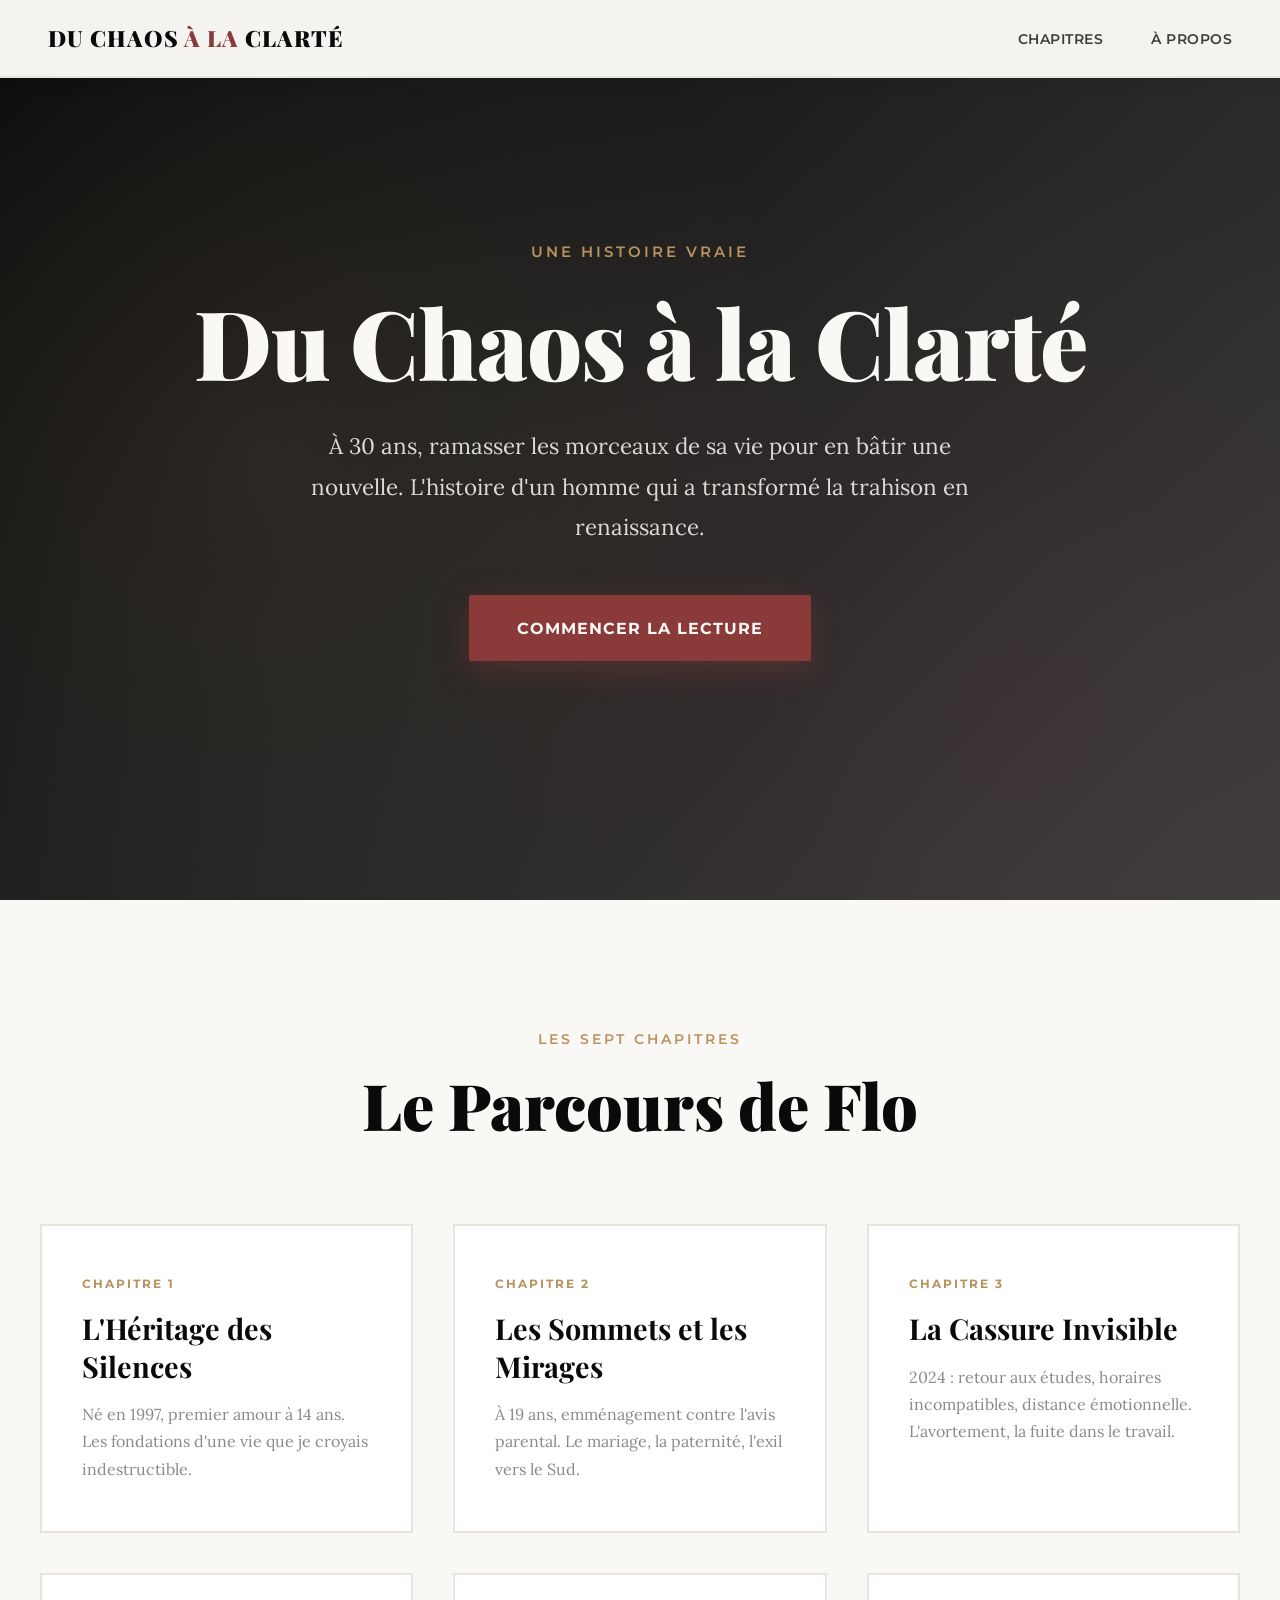
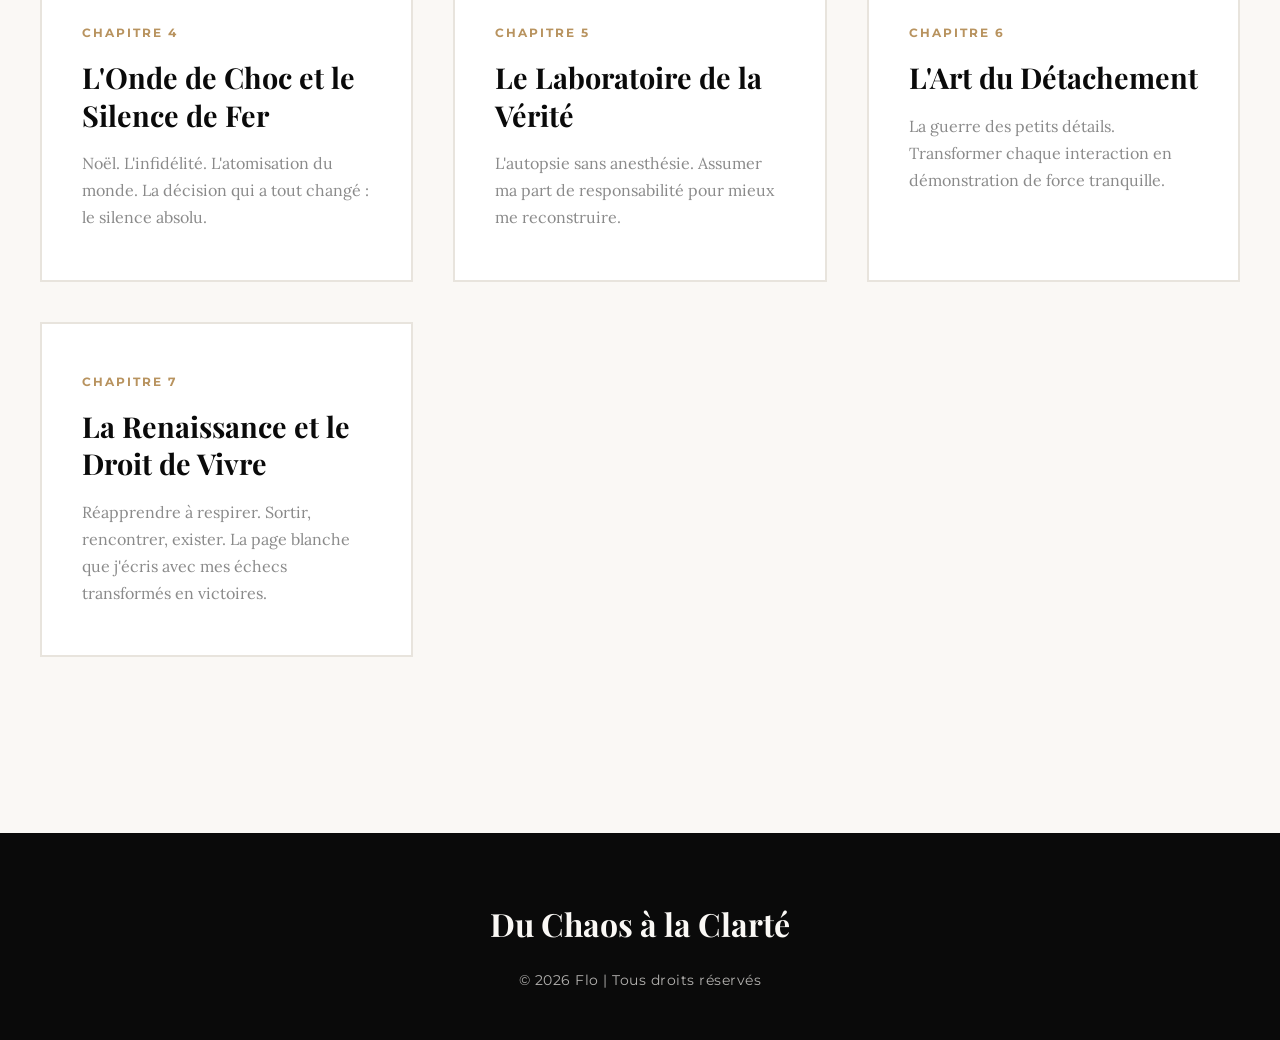
<file: index.html>
<!DOCTYPE html>
<html lang="fr">
<head>
<!-- Google tag (gtag.js) -->
    <script async src="https://www.googletagmanager.com/gtag/js?id=G-CKVQVT0CNR"></script>
    <script>
        window.dataLayer = window.dataLayer || [];
        function gtag(){dataLayer.push(arguments);}
        gtag('js', new Date());
        gtag('config', 'G-CKVQVT0CNR');
    </script>

    <meta charset="UTF-8">
    <meta name="viewport" content="width=device-width, initial-scale=1.0">
    <title>Du Chaos à la Clarté - L'histoire de Flo</title>
    <meta name="description" content="À 30 ans, ramasser les morceaux de sa vie pour en bâtir une nouvelle. L'histoire vraie d'un homme qui a transformé la trahison en renaissance.">
    <meta name="google-adsense-account" content="ca-pub-9862184570673107">
    <link rel="preconnect" href="https://fonts.googleapis.com">
    <link rel="preconnect" href="https://fonts.gstatic.com" crossorigin>
    <link href="https://fonts.googleapis.com/css2?family=Playfair+Display:wght@400;600;700;900&family=Lora:wght@400;500;600&family=Montserrat:wght@500;600;700&display=swap" rel="stylesheet">
    <script async src="https://pagead2.googlesyndication.com/pagead/js/adsbygoogle.js?client=ca-pub-9862184570673107"
     crossorigin="anonymous"></script>
    <style>
        :root {
            --noir-profond: #0a0a0a;
            --blanc-casse: #faf8f5;
            --or-ancien: #b8935f;
            --rouge-braise: #8b3a3a;
            --gris-pierre: #3d3d3d;
            --gris-doux: #8a8a8a;
            --beige-papier: #e8e4dd;
        }

        * {
            margin: 0;
            padding: 0;
            box-sizing: border-box;
        }

        body {
            font-family: 'Lora', serif;
            background: var(--blanc-casse);
            color: var(--noir-profond);
            line-height: 1.7;
            overflow-x: hidden;
        }

        /* Navigation */
        nav {
            position: fixed;
            top: 0;
            width: 100%;
            background: rgba(250, 248, 245, 0.98);
            backdrop-filter: blur(12px);
            border-bottom: 2px solid var(--beige-papier);
            z-index: 1000;
            padding: 1.2rem 0;
            box-shadow: 0 2px 20px rgba(0,0,0,0.05);
        }

        nav .container {
            max-width: 1400px;
            margin: 0 auto;
            padding: 0 3rem;
            display: flex;
            justify-content: space-between;
            align-items: center;
        }

        .logo {
            font-family: 'Playfair Display', serif;
            font-size: 1.4rem;
            font-weight: 900;
            color: var(--noir-profond);
            text-decoration: none;
            letter-spacing: 1px;
            text-transform: uppercase;
        }

        .logo span {
            color: var(--rouge-braise);
        }

        .nav-links {
            display: flex;
            gap: 3rem;
            list-style: none;
        }

        .nav-links a {
            color: var(--gris-pierre);
            text-decoration: none;
            font-family: 'Montserrat', sans-serif;
            font-size: 0.9rem;
            font-weight: 600;
            letter-spacing: 0.5px;
            text-transform: uppercase;
            transition: all 0.3s ease;
            position: relative;
        }

        .nav-links a::after {
            content: '';
            position: absolute;
            bottom: -5px;
            left: 0;
            width: 0;
            height: 2px;
            background: var(--rouge-braise);
            transition: width 0.3s ease;
        }

        .nav-links a:hover {
            color: var(--rouge-braise);
        }

        .nav-links a:hover::after {
            width: 100%;
        }

        /* Hero Section */
        .hero {
            min-height: 100vh;
            display: flex;
            align-items: center;
            justify-content: center;
            background: linear-gradient(135deg, var(--noir-profond) 0%, var(--gris-pierre) 100%);
            position: relative;
            overflow: hidden;
            padding: 6rem 2rem;
        }

        .hero::before {
            content: '';
            position: absolute;
            top: 0;
            left: 0;
            right: 0;
            bottom: 0;
            background: 
                radial-gradient(circle at 20% 50%, rgba(184, 147, 95, 0.1) 0%, transparent 50%),
                radial-gradient(circle at 80% 80%, rgba(139, 58, 58, 0.1) 0%, transparent 50%);
            pointer-events: none;
        }

        .hero-content {
            max-width: 900px;
            text-align: center;
            position: relative;
            z-index: 1;
            animation: fadeInUp 1.2s ease-out;
        }

        @keyframes fadeInUp {
            from {
                opacity: 0;
                transform: translateY(40px);
            }
            to {
                opacity: 1;
                transform: translateY(0);
            }
        }

        .hero-subtitle {
            font-family: 'Montserrat', sans-serif;
            font-size: 0.95rem;
            letter-spacing: 3px;
            color: var(--or-ancien);
            text-transform: uppercase;
            margin-bottom: 1.5rem;
            font-weight: 600;
            animation: fadeInUp 1.2s ease-out 0.2s backwards;
        }

        .hero-title {
            font-family: 'Playfair Display', serif;
            font-size: clamp(3rem, 8vw, 6rem);
            font-weight: 900;
            color: var(--blanc-casse);
            line-height: 1.1;
            margin-bottom: 2rem;
            letter-spacing: -1px;
            animation: fadeInUp 1.2s ease-out 0.4s backwards;
        }

        .hero-description {
            font-size: clamp(1.1rem, 2vw, 1.4rem);
            color: rgba(250, 248, 245, 0.85);
            line-height: 1.8;
            max-width: 700px;
            margin: 0 auto 3rem;
            animation: fadeInUp 1.2s ease-out 0.6s backwards;
        }

        .cta-button {
            display: inline-block;
            padding: 1.2rem 3rem;
            background: var(--rouge-braise);
            color: var(--blanc-casse);
            text-decoration: none;
            font-family: 'Montserrat', sans-serif;
            font-weight: 700;
            font-size: 1rem;
            letter-spacing: 1px;
            text-transform: uppercase;
            border-radius: 2px;
            transition: all 0.4s ease;
            box-shadow: 0 8px 30px rgba(139, 58, 58, 0.4);
            animation: fadeInUp 1.2s ease-out 0.8s backwards;
        }

        .cta-button:hover {
            background: var(--or-ancien);
            transform: translateY(-3px);
            box-shadow: 0 12px 40px rgba(184, 147, 95, 0.5);
        }

        /* Chapters Section */
        .chapters-section {
            padding: 8rem 2rem;
            background: var(--blanc-casse);
        }

        .section-header {
            max-width: 1200px;
            margin: 0 auto 5rem;
            text-align: center;
        }

        .section-label {
            font-family: 'Montserrat', sans-serif;
            font-size: 0.85rem;
            letter-spacing: 3px;
            color: var(--or-ancien);
            text-transform: uppercase;
            margin-bottom: 1rem;
            font-weight: 600;
        }

        .section-title {
            font-family: 'Playfair Display', serif;
            font-size: clamp(2.5rem, 5vw, 4rem);
            font-weight: 900;
            color: var(--noir-profond);
            line-height: 1.2;
        }

        .chapters-grid {
            max-width: 1200px;
            margin: 0 auto;
            display: grid;
            grid-template-columns: repeat(auto-fit, minmax(320px, 1fr));
            gap: 2.5rem;
        }

        .chapter-card {
            background: white;
            border: 2px solid var(--beige-papier);
            padding: 3rem 2.5rem;
            text-decoration: none;
            transition: all 0.4s ease;
            position: relative;
            overflow: hidden;
        }

        .chapter-card::before {
            content: '';
            position: absolute;
            top: 0;
            left: 0;
            width: 5px;
            height: 0;
            background: var(--rouge-braise);
            transition: height 0.4s ease;
        }

        .chapter-card:hover {
            transform: translateY(-5px);
            box-shadow: 0 15px 40px rgba(0,0,0,0.1);
            border-color: var(--or-ancien);
        }

        .chapter-card:hover::before {
            height: 100%;
        }

        .chapter-number {
            font-family: 'Montserrat', sans-serif;
            font-size: 0.75rem;
            letter-spacing: 2px;
            color: var(--or-ancien);
            text-transform: uppercase;
            font-weight: 700;
            margin-bottom: 1rem;
        }

        .chapter-card-title {
            font-family: 'Playfair Display', serif;
            font-size: 1.8rem;
            font-weight: 700;
            color: var(--noir-profond);
            line-height: 1.3;
            margin-bottom: 1rem;
        }

        .chapter-excerpt {
            font-size: 1rem;
            color: var(--gris-doux);
            line-height: 1.7;
        }

        /* Footer */
        footer {
            background: var(--noir-profond);
            color: var(--blanc-casse);
            padding: 4rem 2rem 3rem;
            text-align: center;
        }

        .footer-content {
            max-width: 1200px;
            margin: 0 auto;
        }

        .footer-title {
            font-family: 'Playfair Display', serif;
            font-size: 2rem;
            font-weight: 700;
            margin-bottom: 1rem;
        }

        .footer-text {
            font-family: 'Montserrat', sans-serif;
            font-size: 0.9rem;
            opacity: 0.7;
            letter-spacing: 0.5px;
        }

        /* Mobile Responsiveness */
        @media (max-width: 768px) {
            nav .container {
                padding: 0 1.5rem;
            }

            .nav-links {
                display: none;
            }

            .logo {
                font-size: 1.1rem;
            }

            .hero {
                padding: 5rem 1.5rem;
            }

            .hero-title {
                margin-bottom: 1.5rem;
            }

            .chapters-section {
                padding: 5rem 1.5rem;
            }

            .chapters-grid {
                grid-template-columns: 1fr;
                gap: 2rem;
            }

            .chapter-card {
                padding: 2rem 1.5rem;
            }
        }
    </style>
</head>
<body>
    <nav>
        <div class="container">
            <a href="index.html" class="logo">Du Chaos <span>à la</span> Clarté</a>
            <ul class="nav-links">
                <li><a href="#chapters">Chapitres</a></li>
                <li><a href="#about">À propos</a></li>
            </ul>
        </div>
    </nav>

    <section class="hero">
        <div class="hero-content">
            <div class="hero-subtitle">Une Histoire Vraie</div>
            <h1 class="hero-title">Du Chaos à la Clarté</h1>
            <p class="hero-description">
                À 30 ans, ramasser les morceaux de sa vie pour en bâtir une nouvelle. 
                L'histoire d'un homme qui a transformé la trahison en renaissance.
            </p>
            <a href="#chapters" class="cta-button">Commencer la lecture</a>
        </div>
    </section>

    <section id="chapters" class="chapters-section">
        <div class="section-header">
            <div class="section-label">Les Sept Chapitres</div>
            <h2 class="section-title">Le Parcours de Flo</h2>
        </div>

        <div class="chapters-grid">
            <a href="chapitre-1.html" class="chapter-card">
                <div class="chapter-number">Chapitre 1</div>
                <h3 class="chapter-card-title">L'Héritage des Silences</h3>
                <p class="chapter-excerpt">
                    Né en 1997, premier amour à 14 ans. Les fondations d'une vie que je croyais indestructible.
                </p>
            </a>

            <a href="chapitre-2.html" class="chapter-card">
                <div class="chapter-number">Chapitre 2</div>
                <h3 class="chapter-card-title">Les Sommets et les Mirages</h3>
                <p class="chapter-excerpt">
                    À 19 ans, emménagement contre l'avis parental. Le mariage, la paternité, l'exil vers le Sud.
                </p>
            </a>

            <a href="chapitre-3.html" class="chapter-card">
                <div class="chapter-number">Chapitre 3</div>
                <h3 class="chapter-card-title">La Cassure Invisible</h3>
                <p class="chapter-excerpt">
                    2024 : retour aux études, horaires incompatibles, distance émotionnelle. L'avortement, la fuite dans le travail.
                </p>
            </a>

            <a href="chapitre-4.html" class="chapter-card">
                <div class="chapter-number">Chapitre 4</div>
                <h3 class="chapter-card-title">L'Onde de Choc et le Silence de Fer</h3>
                <p class="chapter-excerpt">
                    Noël. L'infidélité. L'atomisation du monde. La décision qui a tout changé : le silence absolu.
                </p>
            </a>

            <a href="chapitre-5.html" class="chapter-card">
                <div class="chapter-number">Chapitre 5</div>
                <h3 class="chapter-card-title">Le Laboratoire de la Vérité</h3>
                <p class="chapter-excerpt">
                    L'autopsie sans anesthésie. Assumer ma part de responsabilité pour mieux me reconstruire.
                </p>
            </a>

            <a href="chapitre-6.html" class="chapter-card">
                <div class="chapter-number">Chapitre 6</div>
                <h3 class="chapter-card-title">L'Art du Détachement</h3>
                <p class="chapter-excerpt">
                    La guerre des petits détails. Transformer chaque interaction en démonstration de force tranquille.
                </p>
            </a>

            <a href="chapitre-7.html" class="chapter-card">
                <div class="chapter-number">Chapitre 7</div>
                <h3 class="chapter-card-title">La Renaissance et le Droit de Vivre</h3>
                <p class="chapter-excerpt">
                    Réapprendre à respirer. Sortir, rencontrer, exister. La page blanche que j'écris avec mes échecs transformés en victoires.
                </p>
            </a>
        </div>
    </section>

    <!-- AdSense Placement -->
    <div style="max-width: 800px; margin: 3rem auto; padding: 0 2rem;">
        <ins class="adsbygoogle"
             style="display:block"
             data-ad-client="ca-pub-9862184570673107"
             data-ad-slot="8542430499"
             data-ad-format="auto"
             data-full-width-responsive="true"></ins>
        <script>
             (adsbygoogle = window.adsbygoogle || []).push({});
        </script>
    </div>

    <footer>
        <div class="footer-content">
            <h3 class="footer-title">Du Chaos à la Clarté</h3>
            <p class="footer-text">&copy; 2026 Flo | Tous droits réservés</p>
        </div>
    </footer>
</body>
</html>
</file>
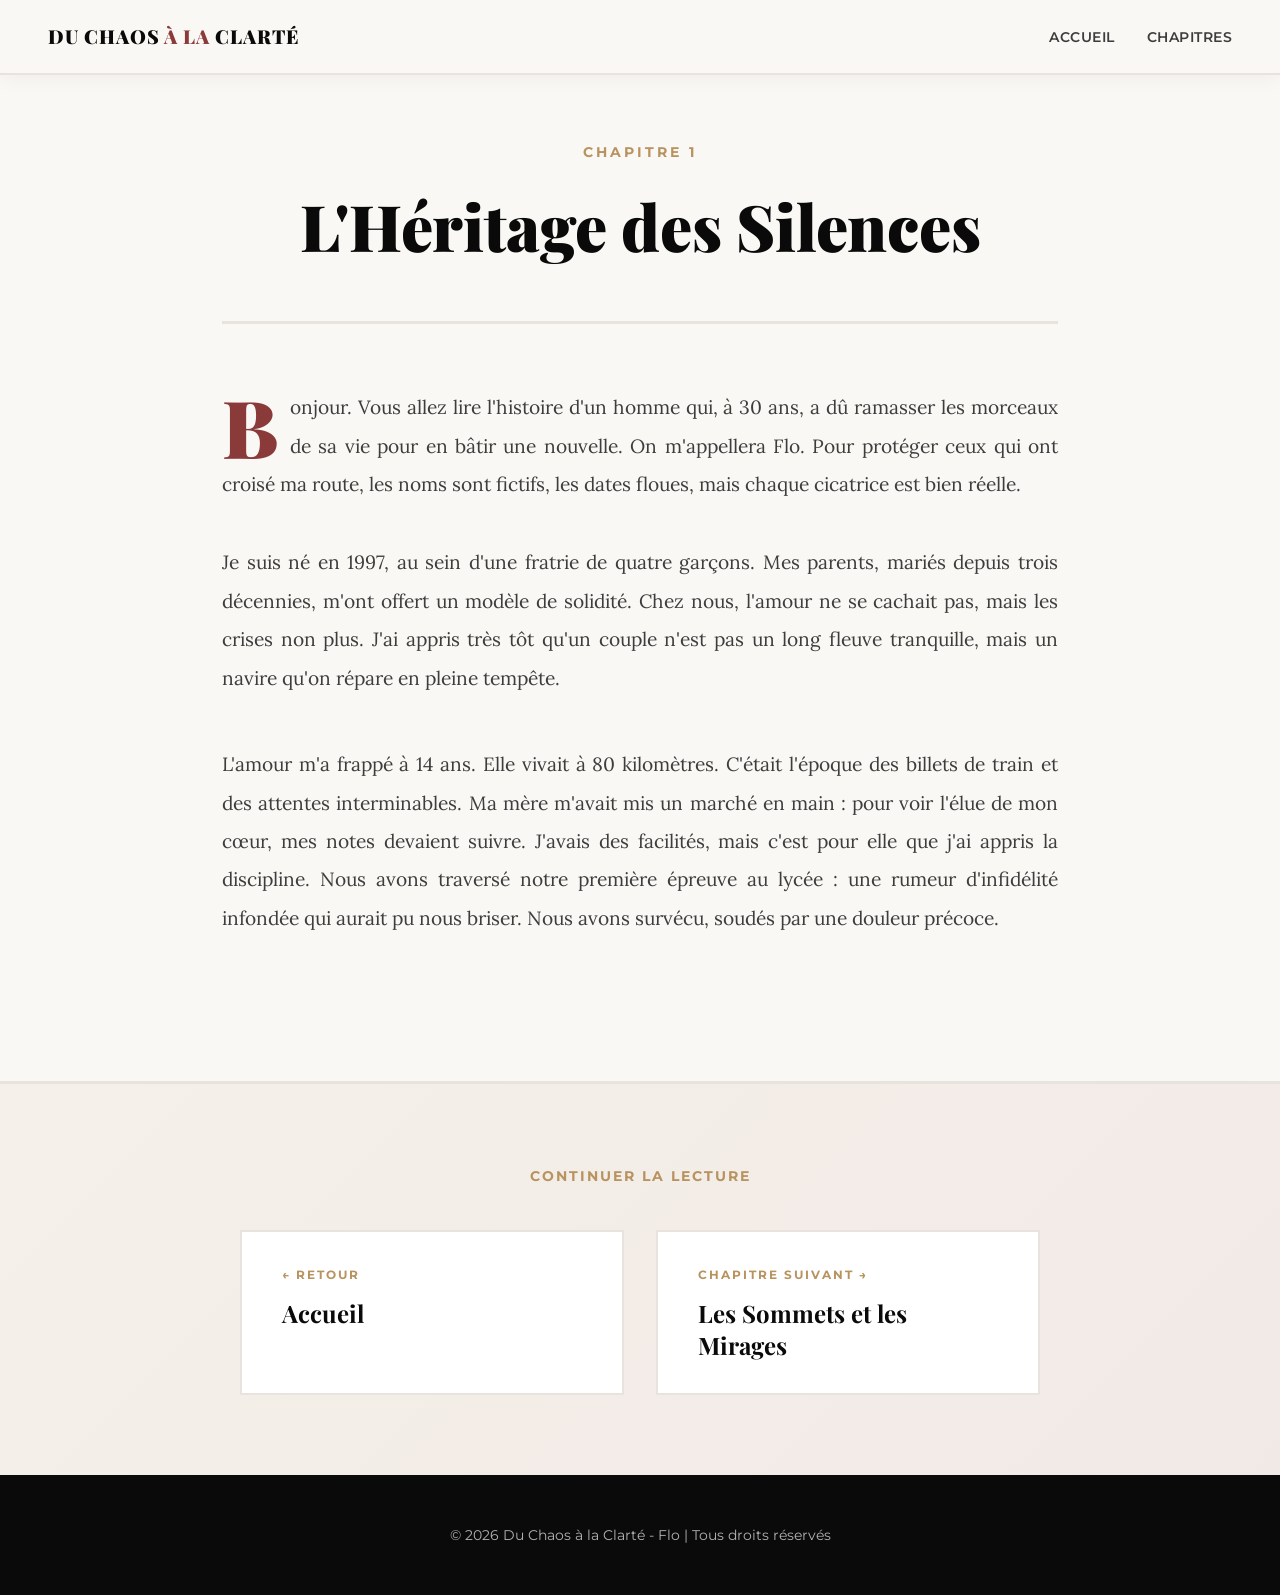
<file: chapitre-1.html>
<!DOCTYPE html>
<html lang="fr">
<head>
<!-- Google tag (gtag.js) -->
    <script async src="https://www.googletagmanager.com/gtag/js?id=G-CKVQVT0CNR"></script>
    <script>
        window.dataLayer = window.dataLayer || [];
        function gtag(){dataLayer.push(arguments);}
        gtag('js', new Date());
        gtag('config', 'G-CKVQVT0CNR');
    </script>

    <meta charset="UTF-8">
    <meta name="viewport" content="width=device-width, initial-scale=1.0">
    <title>Chapitre 1 : L'Héritage des Silences | Du Chaos à la Clarté</title>
    <meta name="description" content="Chapitre 1 : L'histoire de Flo commence. Né en 1997, premier amour à 14 ans, les fondations d'une vie que je croyais indestructible.">
    <meta name="google-adsense-account" content="ca-pub-9862184570673107">
    <link rel="preconnect" href="https://fonts.googleapis.com">
    <link rel="preconnect" href="https://fonts.gstatic.com" crossorigin>
    <link href="https://fonts.googleapis.com/css2?family=Playfair+Display:wght@400;600;700;900&family=Lora:wght@400;500;600&family=Montserrat:wght@500;600;700&display=swap" rel="stylesheet">
    <script async src="https://pagead2.googlesyndication.com/pagead/js/adsbygoogle.js?client=ca-pub-9862184570673107"
     crossorigin="anonymous"></script>
    <style>
        :root {
            --noir-profond: #0a0a0a;
            --blanc-casse: #faf8f5;
            --or-ancien: #b8935f;
            --rouge-braise: #8b3a3a;
            --gris-pierre: #3d3d3d;
            --gris-doux: #8a8a8a;
            --beige-papier: #e8e4dd;
        }

        * {
            margin: 0;
            padding: 0;
            box-sizing: border-box;
        }

        body {
            font-family: 'Lora', serif;
            background: var(--blanc-casse);
            color: var(--noir-profond);
            line-height: 1.8;
        }

        nav {
            position: fixed;
            top: 0;
            width: 100%;
            background: rgba(250, 248, 245, 0.98);
            backdrop-filter: blur(12px);
            border-bottom: 2px solid var(--beige-papier);
            z-index: 1000;
            padding: 1.2rem 0;
            box-shadow: 0 2px 20px rgba(0,0,0,0.05);
        }

        nav .container {
            max-width: 1400px;
            margin: 0 auto;
            padding: 0 3rem;
            display: flex;
            justify-content: space-between;
            align-items: center;
        }

        .logo {
            font-family: 'Playfair Display', serif;
            font-size: 1.2rem;
            font-weight: 900;
            color: var(--noir-profond);
            text-decoration: none;
            letter-spacing: 1px;
            text-transform: uppercase;
        }

        .logo span {
            color: var(--rouge-braise);
        }

        .nav-links {
            display: flex;
            gap: 2rem;
            list-style: none;
        }

        .nav-links a {
            color: var(--gris-pierre);
            text-decoration: none;
            font-family: 'Montserrat', sans-serif;
            font-size: 0.85rem;
            font-weight: 600;
            letter-spacing: 0.5px;
            text-transform: uppercase;
            transition: color 0.3s ease;
        }

        .nav-links a:hover {
            color: var(--rouge-braise);
        }

        .chapter-wrapper {
            max-width: 900px;
            margin: 0 auto;
            padding: 140px 2rem 2rem;
        }

        .chapter-header {
            text-align: center;
            margin-bottom: 4rem;
            padding-bottom: 3rem;
            border-bottom: 3px solid var(--beige-papier);
        }

        .chapter-number {
            font-family: 'Montserrat', sans-serif;
            font-size: 0.85rem;
            letter-spacing: 3px;
            color: var(--or-ancien);
            text-transform: uppercase;
            font-weight: 700;
            margin-bottom: 1.5rem;
        }

        .chapter-title {
            font-family: 'Playfair Display', serif;
            font-size: clamp(2.5rem, 6vw, 4rem);
            font-weight: 900;
            color: var(--noir-profond);
            line-height: 1.2;
            margin-bottom: 0.5rem;
        }

        .chapter-content {
            font-size: 1.2rem;
            line-height: 2;
            color: var(--gris-pierre);
            margin-bottom: 4rem;
        }

        .chapter-content p {
            margin-bottom: 2.5rem;
            text-align: justify;
        }

        .chapter-content p:first-of-type::first-letter {
            font-family: 'Playfair Display', serif;
            font-size: 5rem;
            font-weight: 900;
            float: left;
            line-height: 0.85;
            margin: 0.05em 0.15em 0 0;
            color: var(--rouge-braise);
        }

        /* BOUTONS DE NAVIGATION - SECTION AU-DESSUS DU FOOTER */
        .chapter-navigation {
            background: linear-gradient(135deg, rgba(184, 147, 95, 0.08) 0%, rgba(139, 58, 58, 0.08) 100%);
            padding: 5rem 2rem;
            border-top: 3px solid var(--beige-papier);
        }

        .nav-container {
            max-width: 900px;
            margin: 0 auto;
        }

        .nav-title {
            font-family: 'Montserrat', sans-serif;
            font-size: 0.9rem;
            letter-spacing: 2px;
            color: var(--or-ancien);
            text-transform: uppercase;
            font-weight: 700;
            text-align: center;
            margin-bottom: 2.5rem;
        }

        .nav-buttons {
            display: grid;
            grid-template-columns: 1fr 1fr;
            gap: 2rem;
            max-width: 800px;
            margin: 0 auto;
        }

        .nav-btn {
            display: flex;
            flex-direction: column;
            padding: 2rem 2.5rem;
            background: white;
            border: 2px solid var(--beige-papier);
            text-decoration: none;
            transition: all 0.4s ease;
            position: relative;
            overflow: hidden;
        }

        .nav-btn::before {
            content: '';
            position: absolute;
            top: 0;
            left: 0;
            width: 100%;
            height: 0;
            background: var(--rouge-braise);
            transition: height 0.4s ease;
            z-index: 0;
        }

        .nav-btn:hover::before {
            height: 100%;
        }

        .nav-btn > * {
            position: relative;
            z-index: 1;
        }

        .nav-btn:hover {
            transform: translateY(-5px);
            box-shadow: 0 15px 40px rgba(139, 58, 58, 0.2);
            border-color: var(--rouge-braise);
        }

        .nav-btn:hover .nav-btn-label,
        .nav-btn:hover .nav-btn-title {
            color: white;
        }

        .nav-btn-label {
            font-family: 'Montserrat', sans-serif;
            font-size: 0.75rem;
            letter-spacing: 2px;
            color: var(--or-ancien);
            text-transform: uppercase;
            font-weight: 700;
            margin-bottom: 0.8rem;
            transition: color 0.3s ease;
        }

        .nav-btn-title {
            font-family: 'Playfair Display', serif;
            font-size: 1.5rem;
            font-weight: 700;
            color: var(--noir-profond);
            line-height: 1.3;
            transition: color 0.3s ease;
        }

        footer {
            background: var(--noir-profond);
            color: var(--blanc-casse);
            padding: 3rem 2rem;
            text-align: center;
        }

        .footer-text {
            font-family: 'Montserrat', sans-serif;
            font-size: 0.85rem;
            opacity: 0.7;
        }

        @media (max-width: 768px) {
            nav .container {
                padding: 0 1.5rem;
            }

            .nav-links {
                display: none;
            }

            .logo {
                font-size: 1rem;
            }

            .chapter-wrapper {
                padding: 120px 1.5rem 1.5rem;
            }

            .chapter-content {
                font-size: 1.1rem;
            }

            .chapter-content p {
                text-align: left;
            }

            .nav-buttons {
                grid-template-columns: 1fr;
                gap: 1.5rem;
            }

            .nav-btn {
                padding: 1.5rem 1.5rem;
            }

            .nav-btn-title {
                font-size: 1.2rem;
            }
        }
    </style>
</head>
<body>
    <nav>
        <div class="container">
            <a href="index.html" class="logo">Du Chaos <span>à la</span> Clarté</a>
            <ul class="nav-links">
                <li><a href="index.html">Accueil</a></li>
                <li><a href="index.html#chapters">Chapitres</a></li>
            </ul>
        </div>
    </nav>

    <article class="chapter-wrapper">
        <header class="chapter-header">
            <div class="chapter-number">CHAPITRE 1</div>
            <h1 class="chapter-title">L'Héritage des Silences</h1>
        </header>

        <div class="chapter-content">
            <p>Bonjour. Vous allez lire l'histoire d'un homme qui, à 30 ans, a dû ramasser les morceaux de sa vie pour en bâtir une nouvelle. On m'appellera Flo. Pour protéger ceux qui ont croisé ma route, les noms sont fictifs, les dates floues, mais chaque cicatrice est bien réelle.</p>

            <p>Je suis né en 1997, au sein d'une fratrie de quatre garçons. Mes parents, mariés depuis trois décennies, m'ont offert un modèle de solidité. Chez nous, l'amour ne se cachait pas, mais les crises non plus. J'ai appris très tôt qu'un couple n'est pas un long fleuve tranquille, mais un navire qu'on répare en pleine tempête.</p>

            <!-- AdSense In-Article -->
            <div style="text-align: center; margin: 3rem 0;">
                <ins class="adsbygoogle"
                     style="display:block"
                     data-ad-format="autorelaxed"
                     data-ad-client="ca-pub-9862184570673107"
                     data-ad-slot="7221520674"></ins>
                <script>
                     (adsbygoogle = window.adsbygoogle || []).push({});
                </script>
            </div>

            <p>L'amour m'a frappé à 14 ans. Elle vivait à 80 kilomètres. C'était l'époque des billets de train et des attentes interminables. Ma mère m'avait mis un marché en main : pour voir l'élue de mon cœur, mes notes devaient suivre. J'avais des facilités, mais c'est pour elle que j'ai appris la discipline. Nous avons traversé notre première épreuve au lycée : une rumeur d'infidélité infondée qui aurait pu nous briser. Nous avons survécu, soudés par une douleur précoce.</p>
        </div>

        </div>
    </article>

    <!-- AdSense Fin de contenu -->
    <div style="max-width: 800px; margin: 3rem auto; padding: 0 2rem;">
        <ins class="adsbygoogle"
             style="display:block"
             data-ad-client="ca-pub-9862184570673107"
             data-ad-slot="8542430499"
             data-ad-format="auto"
             data-full-width-responsive="true"></ins>
        <script>
             (adsbygoogle = window.adsbygoogle || []).push({});
        </script>
    </div>

    <!-- BOUTONS DE NAVIGATION - AU-DESSUS DU FOOTER -->
    <section class="chapter-navigation">
        <div class="nav-container">
            <h2 class="nav-title">Continuer la lecture</h2>
            <div class="nav-buttons">
                <a href="index.html" class="nav-btn">
                    <div class="nav-btn-label">← Retour</div>
                    <div class="nav-btn-title">Accueil</div>
                </a>
                <a href="chapitre-2.html" class="nav-btn">
                    <div class="nav-btn-label">Chapitre suivant →</div>
                    <div class="nav-btn-title">Les Sommets et les Mirages</div>
                </a>
            </div>
        </div>
    </section>

    <footer>
        <p class="footer-text">&copy; 2026 Du Chaos à la Clarté - Flo | Tous droits réservés</p>
    </footer>
</body>
</html>
</file>
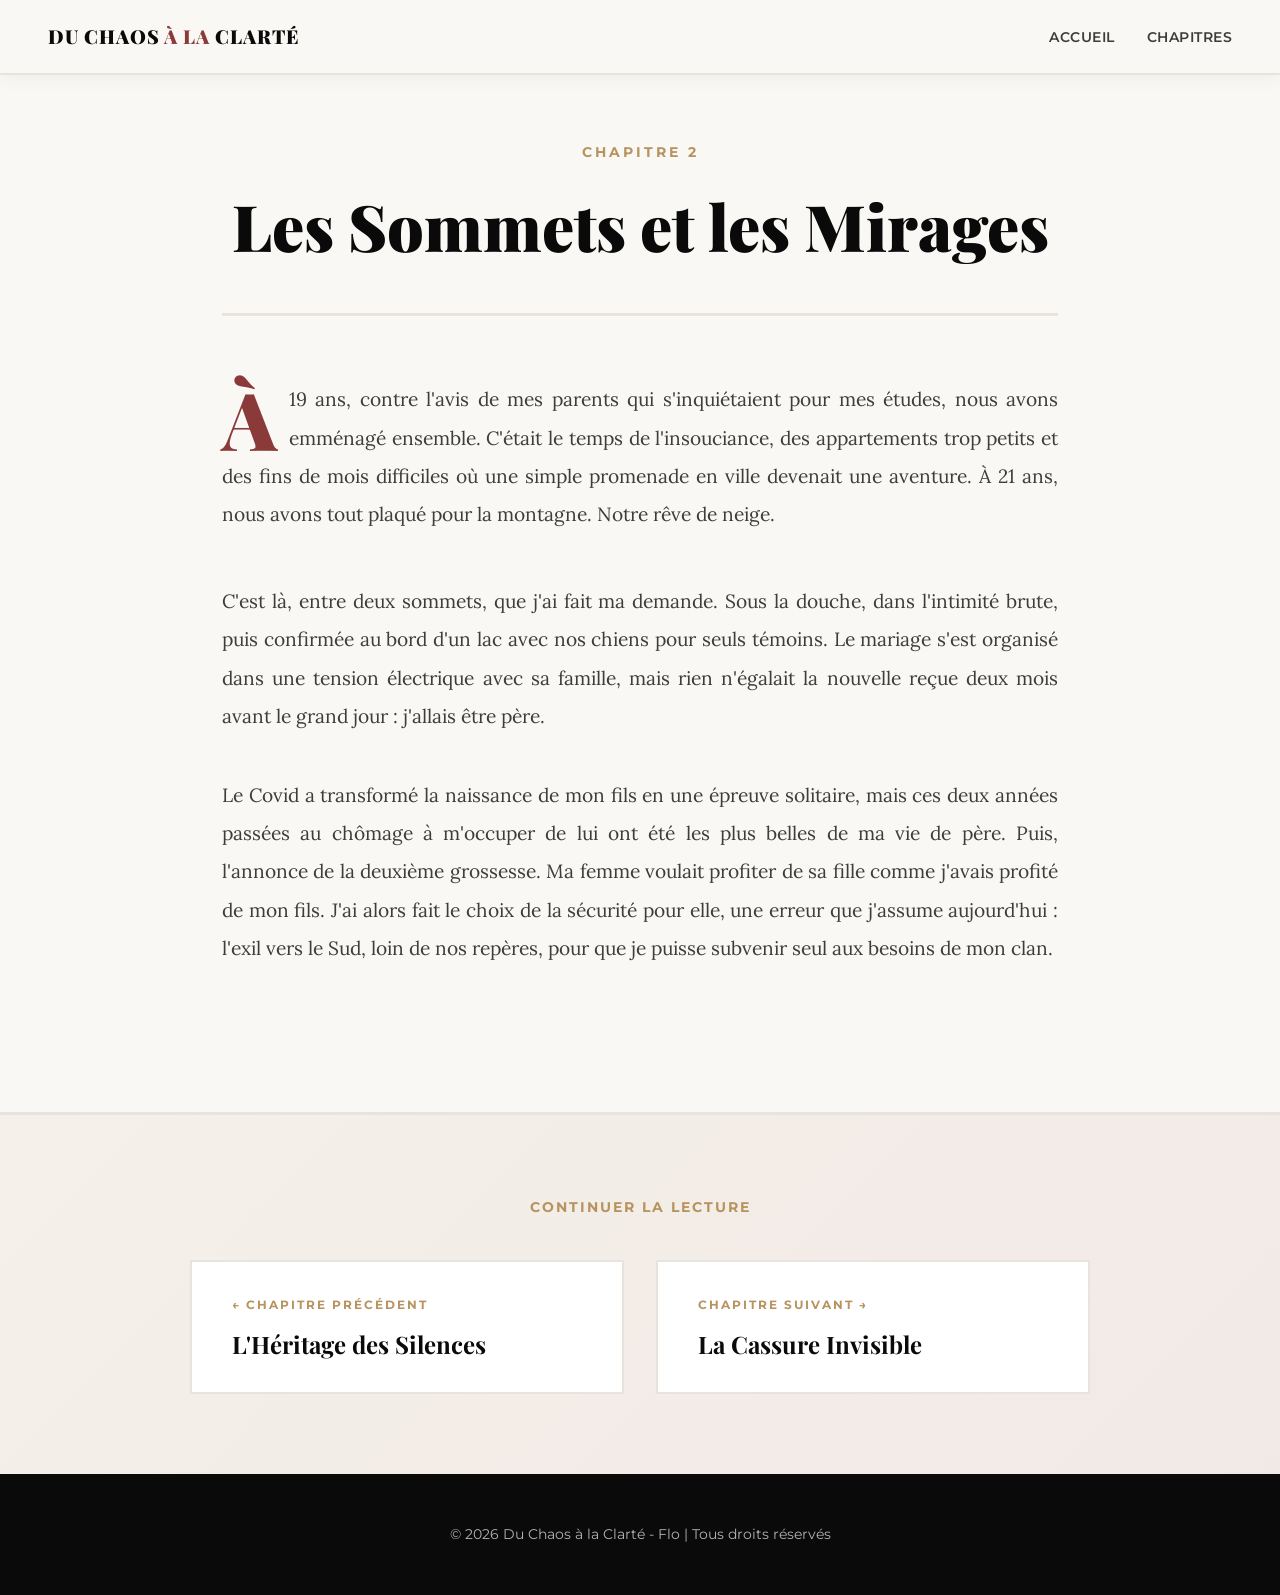
<file: chapitre-2.html>
<!DOCTYPE html>
<html lang="fr">
<head>
<!-- Google tag (gtag.js) -->
    <script async src="https://www.googletagmanager.com/gtag/js?id=G-CKVQVT0CNR"></script>
    <script>
        window.dataLayer = window.dataLayer || [];
        function gtag(){dataLayer.push(arguments);}
        gtag('js', new Date());
        gtag('config', 'G-CKVQVT0CNR');
    </script>

    <meta charset="UTF-8">
    <meta name="viewport" content="width=device-width, initial-scale=1.0">
    <title>Chapitre 2 : Les Sommets et les Mirages | Du Chaos à la Clarté</title>
    <meta name="google-adsense-account" content="ca-pub-9862184570673107">
    <link rel="preconnect" href="https://fonts.googleapis.com">
    <link rel="preconnect" href="https://fonts.gstatic.com" crossorigin>
    <link href="https://fonts.googleapis.com/css2?family=Playfair+Display:wght@400;600;700;900&family=Lora:wght@400;500;600&family=Montserrat:wght@500;600;700&display=swap" rel="stylesheet">
    <script async src="https://pagead2.googlesyndication.com/pagead/js/adsbygoogle.js?client=ca-pub-9862184570673107" crossorigin="anonymous"></script>
    <style>
        :root{--noir-profond:#0a0a0a;--blanc-casse:#faf8f5;--or-ancien:#b8935f;--rouge-braise:#8b3a3a;--gris-pierre:#3d3d3d;--gris-doux:#8a8a8a;--beige-papier:#e8e4dd}
        *{margin:0;padding:0;box-sizing:border-box}
        body{font-family:'Lora',serif;background:var(--blanc-casse);color:var(--noir-profond);line-height:1.8}
        nav{position:fixed;top:0;width:100%;background:rgba(250,248,245,0.98);backdrop-filter:blur(12px);border-bottom:2px solid var(--beige-papier);z-index:1000;padding:1.2rem 0;box-shadow:0 2px 20px rgba(0,0,0,0.05)}
        nav .container{max-width:1400px;margin:0 auto;padding:0 3rem;display:flex;justify-content:space-between;align-items:center}
        .logo{font-family:'Playfair Display',serif;font-size:1.2rem;font-weight:900;color:var(--noir-profond);text-decoration:none;letter-spacing:1px;text-transform:uppercase}
        .logo span{color:var(--rouge-braise)}
        .nav-links{display:flex;gap:2rem;list-style:none}
        .nav-links a{color:var(--gris-pierre);text-decoration:none;font-family:'Montserrat',sans-serif;font-size:0.85rem;font-weight:600;letter-spacing:0.5px;text-transform:uppercase;transition:color 0.3s ease}
        .nav-links a:hover{color:var(--rouge-braise)}
        .chapter-wrapper{max-width:900px;margin:0 auto;padding:140px 2rem 2rem}
        .chapter-header{text-align:center;margin-bottom:4rem;padding-bottom:3rem;border-bottom:3px solid var(--beige-papier)}
        .chapter-number{font-family:'Montserrat',sans-serif;font-size:0.85rem;letter-spacing:3px;color:var(--or-ancien);text-transform:uppercase;font-weight:700;margin-bottom:1.5rem}
        .chapter-title{font-family:'Playfair Display',serif;font-size:clamp(2.5rem,6vw,4rem);font-weight:900;color:var(--noir-profond);line-height:1.2}
        .chapter-content{font-size:1.2rem;line-height:2;color:var(--gris-pierre);margin-bottom:4rem}
        .chapter-content p{margin-bottom:2.5rem;text-align:justify}
        .chapter-content p:first-of-type::first-letter{font-family:'Playfair Display',serif;font-size:5rem;font-weight:900;float:left;line-height:0.85;margin:0.05em 0.15em 0 0;color:var(--rouge-braise)}
        .chapter-navigation{background:linear-gradient(135deg,rgba(184,147,95,0.08) 0%,rgba(139,58,58,0.08) 100%);padding:5rem 2rem;border-top:3px solid var(--beige-papier)}
        .nav-container{max-width:900px;margin:0 auto}
        .nav-title{font-family:'Montserrat',sans-serif;font-size:0.9rem;letter-spacing:2px;color:var(--or-ancien);text-transform:uppercase;font-weight:700;text-align:center;margin-bottom:2.5rem}
        .nav-buttons{display:grid;grid-template-columns:1fr 1fr;gap:2rem}
        .nav-btn{display:flex;flex-direction:column;padding:2rem 2.5rem;background:white;border:2px solid var(--beige-papier);text-decoration:none;transition:all 0.4s ease;position:relative;overflow:hidden}
        .nav-btn::before{content:'';position:absolute;top:0;left:0;width:100%;height:0;background:var(--rouge-braise);transition:height 0.4s ease;z-index:0}
        .nav-btn:hover::before{height:100%}
        .nav-btn>*{position:relative;z-index:1}
        .nav-btn:hover{transform:translateY(-5px);box-shadow:0 15px 40px rgba(139,58,58,0.2);border-color:var(--rouge-braise)}
        .nav-btn:hover .nav-btn-label,.nav-btn:hover .nav-btn-title{color:white}
        .nav-btn-label{font-family:'Montserrat',sans-serif;font-size:0.75rem;letter-spacing:2px;color:var(--or-ancien);text-transform:uppercase;font-weight:700;margin-bottom:0.8rem;transition:color 0.3s ease}
        .nav-btn-title{font-family:'Playfair Display',serif;font-size:1.5rem;font-weight:700;color:var(--noir-profond);line-height:1.3;transition:color 0.3s ease}
        footer{background:var(--noir-profond);color:var(--blanc-casse);padding:3rem 2rem;text-align:center}
        .footer-text{font-family:'Montserrat',sans-serif;font-size:0.85rem;opacity:0.7}
        @media(max-width:768px){nav .container{padding:0 1.5rem}.nav-links{display:none}.logo{font-size:1rem}.chapter-wrapper{padding:120px 1.5rem 1.5rem}.chapter-content{font-size:1.1rem}.chapter-content p{text-align:left}.nav-buttons{grid-template-columns:1fr;gap:1.5rem}.nav-btn{padding:1.5rem}.nav-btn-title{font-size:1.2rem}}
    </style>
</head>
<body>
    <nav>
        <div class="container">
            <a href="index.html" class="logo">Du Chaos <span>à la</span> Clarté</a>
            <ul class="nav-links">
                <li><a href="index.html">Accueil</a></li>
                <li><a href="index.html#chapters">Chapitres</a></li>
            </ul>
        </div>
    </nav>

    <article class="chapter-wrapper">
        <header class="chapter-header">
            <div class="chapter-number">CHAPITRE 2</div>
            <h1 class="chapter-title">Les Sommets et les Mirages</h1>
        </header>

        <div class="chapter-content">
            <p>À 19 ans, contre l'avis de mes parents qui s'inquiétaient pour mes études, nous avons emménagé ensemble. C'était le temps de l'insouciance, des appartements trop petits et des fins de mois difficiles où une simple promenade en ville devenait une aventure. À 21 ans, nous avons tout plaqué pour la montagne. Notre rêve de neige.</p>

            <div style="text-align:center;margin:3rem 0">
                <ins class="adsbygoogle" style="display:block" data-ad-format="autorelaxed" data-ad-client="ca-pub-9862184570673107" data-ad-slot="7221520674"></ins>
                <script>(adsbygoogle=window.adsbygoogle||[]).push({});</script>
            </div>

            <p>C'est là, entre deux sommets, que j'ai fait ma demande. Sous la douche, dans l'intimité brute, puis confirmée au bord d'un lac avec nos chiens pour seuls témoins. Le mariage s'est organisé dans une tension électrique avec sa famille, mais rien n'égalait la nouvelle reçue deux mois avant le grand jour : j'allais être père.</p>

            <p>Le Covid a transformé la naissance de mon fils en une épreuve solitaire, mais ces deux années passées au chômage à m'occuper de lui ont été les plus belles de ma vie de père. Puis, l'annonce de la deuxième grossesse. Ma femme voulait profiter de sa fille comme j'avais profité de mon fils. J'ai alors fait le choix de la sécurité pour elle, une erreur que j'assume aujourd'hui : l'exil vers le Sud, loin de nos repères, pour que je puisse subvenir seul aux besoins de mon clan.</p>
        </div>
    </article>

    <div style="max-width:800px;margin:3rem auto;padding:0 2rem">
        <ins class="adsbygoogle" style="display:block" data-ad-client="ca-pub-9862184570673107" data-ad-slot="8542430499" data-ad-format="auto" data-full-width-responsive="true"></ins>
        <script>(adsbygoogle=window.adsbygoogle||[]).push({});</script>
    </div>

    <section class="chapter-navigation">
        <div class="nav-container">
            <h2 class="nav-title">Continuer la lecture</h2>
            <div class="nav-buttons">
                <a href="chapitre-1.html" class="nav-btn">
                    <div class="nav-btn-label">← Chapitre précédent</div>
                    <div class="nav-btn-title">L'Héritage des Silences</div>
                </a>
                <a href="chapitre-3.html" class="nav-btn">
                    <div class="nav-btn-label">Chapitre suivant →</div>
                    <div class="nav-btn-title">La Cassure Invisible</div>
                </a>
            </div>
        </div>
    </section>

    <footer>
        <p class="footer-text">&copy; 2026 Du Chaos à la Clarté - Flo | Tous droits réservés</p>
    </footer>
</body>
</html>
</file>
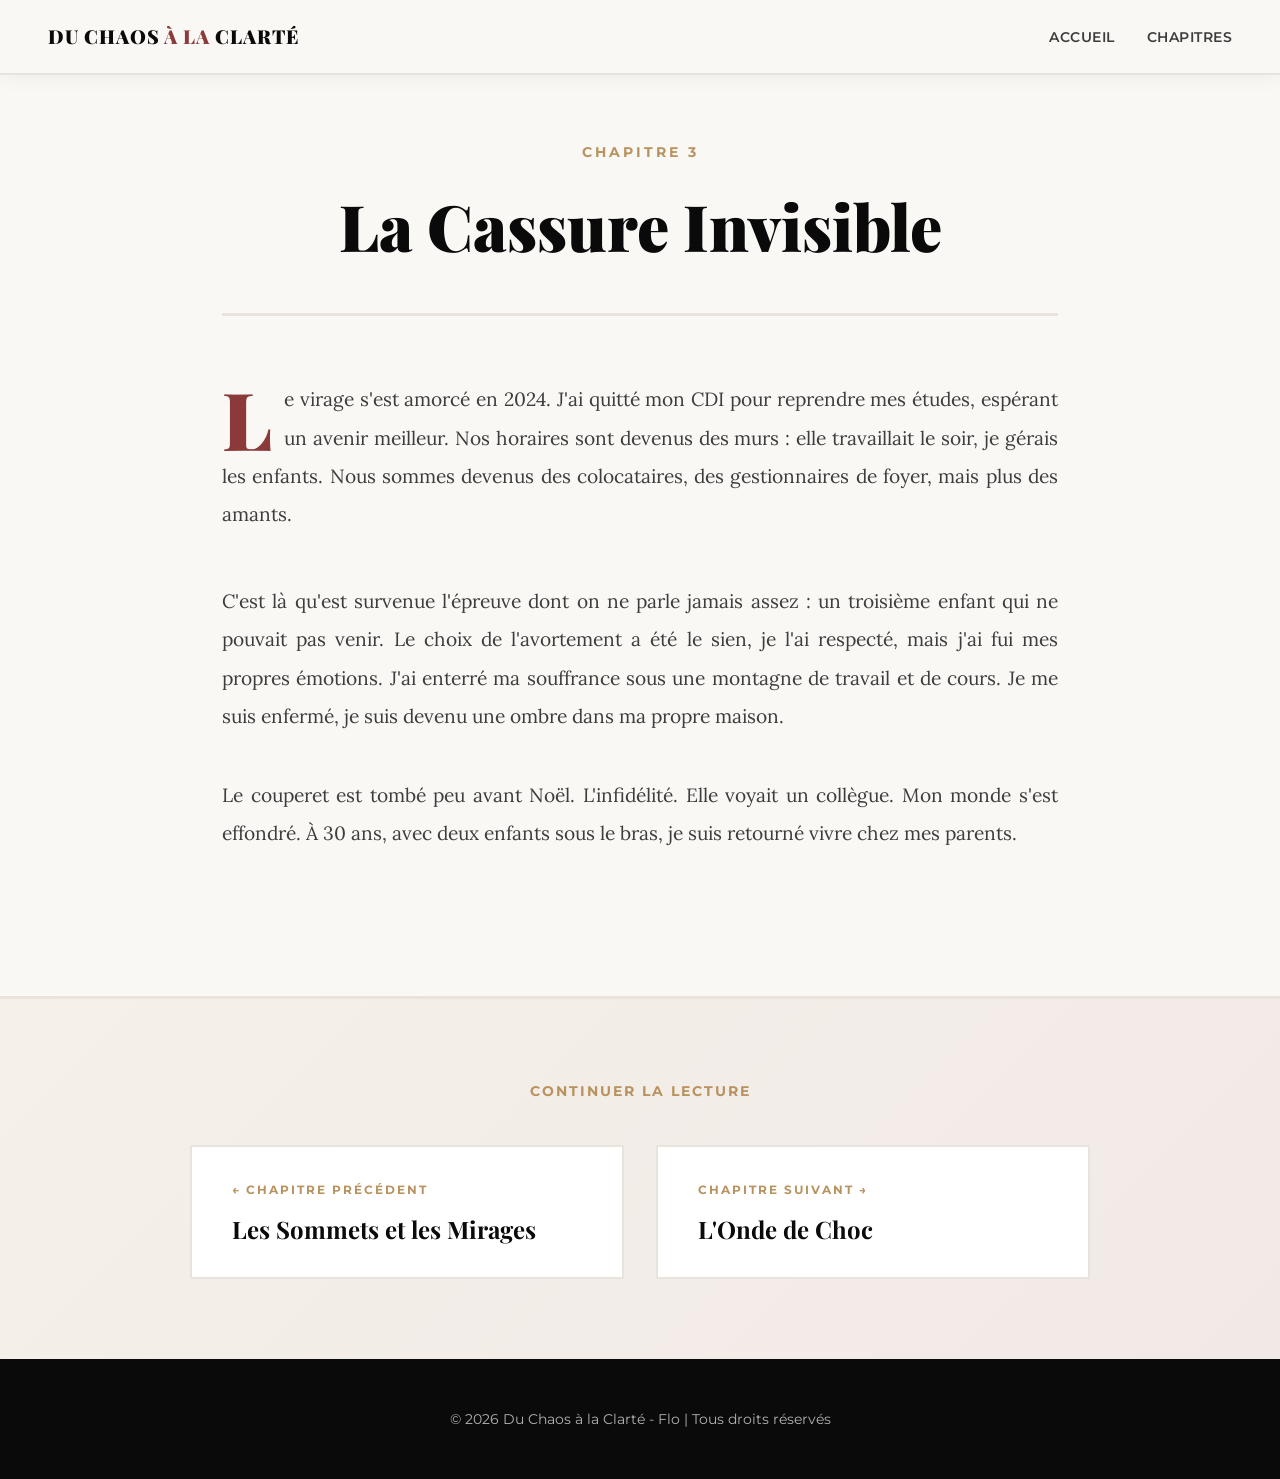
<file: chapitre-3.html>
<!DOCTYPE html>
<html lang="fr">
<head>
<!-- Google tag (gtag.js) -->
    <script async src="https://www.googletagmanager.com/gtag/js?id=G-CKVQVT0CNR"></script>
    <script>
        window.dataLayer = window.dataLayer || [];
        function gtag(){dataLayer.push(arguments);}
        gtag('js', new Date());
        gtag('config', 'G-CKVQVT0CNR');
    </script>

    <meta charset="UTF-8">
    <meta name="viewport" content="width=device-width, initial-scale=1.0">
    <title>Chapitre 3 : La Cassure Invisible | Du Chaos à la Clarté</title>
    <meta name="google-adsense-account" content="ca-pub-9862184570673107">
    <link rel="preconnect" href="https://fonts.googleapis.com">
    <link rel="preconnect" href="https://fonts.gstatic.com" crossorigin>
    <link href="https://fonts.googleapis.com/css2?family=Playfair+Display:wght@400;600;700;900&family=Lora:wght@400;500;600&family=Montserrat:wght@500;600;700&display=swap" rel="stylesheet">
    <script async src="https://pagead2.googlesyndication.com/pagead/js/adsbygoogle.js?client=ca-pub-9862184570673107" crossorigin="anonymous"></script>
    <style>
        :root{--noir-profond:#0a0a0a;--blanc-casse:#faf8f5;--or-ancien:#b8935f;--rouge-braise:#8b3a3a;--gris-pierre:#3d3d3d;--gris-doux:#8a8a8a;--beige-papier:#e8e4dd}
        *{margin:0;padding:0;box-sizing:border-box}
        body{font-family:'Lora',serif;background:var(--blanc-casse);color:var(--noir-profond);line-height:1.8}
        nav{position:fixed;top:0;width:100%;background:rgba(250,248,245,0.98);backdrop-filter:blur(12px);border-bottom:2px solid var(--beige-papier);z-index:1000;padding:1.2rem 0;box-shadow:0 2px 20px rgba(0,0,0,0.05)}
        nav .container{max-width:1400px;margin:0 auto;padding:0 3rem;display:flex;justify-content:space-between;align-items:center}
        .logo{font-family:'Playfair Display',serif;font-size:1.2rem;font-weight:900;color:var(--noir-profond);text-decoration:none;letter-spacing:1px;text-transform:uppercase}
        .logo span{color:var(--rouge-braise)}
        .nav-links{display:flex;gap:2rem;list-style:none}
        .nav-links a{color:var(--gris-pierre);text-decoration:none;font-family:'Montserrat',sans-serif;font-size:0.85rem;font-weight:600;letter-spacing:0.5px;text-transform:uppercase;transition:color 0.3s ease}
        .nav-links a:hover{color:var(--rouge-braise)}
        .chapter-wrapper{max-width:900px;margin:0 auto;padding:140px 2rem 2rem}
        .chapter-header{text-align:center;margin-bottom:4rem;padding-bottom:3rem;border-bottom:3px solid var(--beige-papier)}
        .chapter-number{font-family:'Montserrat',sans-serif;font-size:0.85rem;letter-spacing:3px;color:var(--or-ancien);text-transform:uppercase;font-weight:700;margin-bottom:1.5rem}
        .chapter-title{font-family:'Playfair Display',serif;font-size:clamp(2.5rem,6vw,4rem);font-weight:900;color:var(--noir-profond);line-height:1.2}
        .chapter-content{font-size:1.2rem;line-height:2;color:var(--gris-pierre);margin-bottom:4rem}
        .chapter-content p{margin-bottom:2.5rem;text-align:justify}
        .chapter-content p:first-of-type::first-letter{font-family:'Playfair Display',serif;font-size:5rem;font-weight:900;float:left;line-height:0.85;margin:0.05em 0.15em 0 0;color:var(--rouge-braise)}
        .chapter-navigation{background:linear-gradient(135deg,rgba(184,147,95,0.08) 0%,rgba(139,58,58,0.08) 100%);padding:5rem 2rem;border-top:3px solid var(--beige-papier)}
        .nav-container{max-width:900px;margin:0 auto}
        .nav-title{font-family:'Montserrat',sans-serif;font-size:0.9rem;letter-spacing:2px;color:var(--or-ancien);text-transform:uppercase;font-weight:700;text-align:center;margin-bottom:2.5rem}
        .nav-buttons{display:grid;grid-template-columns:1fr 1fr;gap:2rem}
        .nav-btn{display:flex;flex-direction:column;padding:2rem 2.5rem;background:white;border:2px solid var(--beige-papier);text-decoration:none;transition:all 0.4s ease;position:relative;overflow:hidden}
        .nav-btn::before{content:'';position:absolute;top:0;left:0;width:100%;height:0;background:var(--rouge-braise);transition:height 0.4s ease;z-index:0}
        .nav-btn:hover::before{height:100%}
        .nav-btn>*{position:relative;z-index:1}
        .nav-btn:hover{transform:translateY(-5px);box-shadow:0 15px 40px rgba(139,58,58,0.2);border-color:var(--rouge-braise)}
        .nav-btn:hover .nav-btn-label,.nav-btn:hover .nav-btn-title{color:white}
        .nav-btn-label{font-family:'Montserrat',sans-serif;font-size:0.75rem;letter-spacing:2px;color:var(--or-ancien);text-transform:uppercase;font-weight:700;margin-bottom:0.8rem;transition:color 0.3s ease}
        .nav-btn-title{font-family:'Playfair Display',serif;font-size:1.5rem;font-weight:700;color:var(--noir-profond);line-height:1.3;transition:color 0.3s ease}
        footer{background:var(--noir-profond);color:var(--blanc-casse);padding:3rem 2rem;text-align:center}
        .footer-text{font-family:'Montserrat',sans-serif;font-size:0.85rem;opacity:0.7}
        @media(max-width:768px){nav .container{padding:0 1.5rem}.nav-links{display:none}.logo{font-size:1rem}.chapter-wrapper{padding:120px 1.5rem 1.5rem}.chapter-content{font-size:1.1rem}.chapter-content p{text-align:left}.nav-buttons{grid-template-columns:1fr;gap:1.5rem}.nav-btn{padding:1.5rem}.nav-btn-title{font-size:1.2rem}}
    </style>
</head>
<body>
    <nav>
        <div class="container">
            <a href="index.html" class="logo">Du Chaos <span>à la</span> Clarté</a>
            <ul class="nav-links">
                <li><a href="index.html">Accueil</a></li>
                <li><a href="index.html#chapters">Chapitres</a></li>
            </ul>
        </div>
    </nav>

    <article class="chapter-wrapper">
        <header class="chapter-header">
            <div class="chapter-number">CHAPITRE 3</div>
            <h1 class="chapter-title">La Cassure Invisible</h1>
        </header>

        <div class="chapter-content">
            <p>Le virage s'est amorcé en 2024. J'ai quitté mon CDI pour reprendre mes études, espérant un avenir meilleur. Nos horaires sont devenus des murs : elle travaillait le soir, je gérais les enfants. Nous sommes devenus des colocataires, des gestionnaires de foyer, mais plus des amants.</p>

            <div style="text-align:center;margin:3rem 0">
                <ins class="adsbygoogle" style="display:block" data-ad-format="autorelaxed" data-ad-client="ca-pub-9862184570673107" data-ad-slot="7221520674"></ins>
                <script>(adsbygoogle=window.adsbygoogle||[]).push({});</script>
            </div>

            <p>C'est là qu'est survenue l'épreuve dont on ne parle jamais assez : un troisième enfant qui ne pouvait pas venir. Le choix de l'avortement a été le sien, je l'ai respecté, mais j'ai fui mes propres émotions. J'ai enterré ma souffrance sous une montagne de travail et de cours. Je me suis enfermé, je suis devenu une ombre dans ma propre maison.</p>

            <p>Le couperet est tombé peu avant Noël. L'infidélité. Elle voyait un collègue. Mon monde s'est effondré. À 30 ans, avec deux enfants sous le bras, je suis retourné vivre chez mes parents.</p>
        </div>
    </article>

    <div style="max-width:800px;margin:3rem auto;padding:0 2rem">
        <ins class="adsbygoogle" style="display:block" data-ad-client="ca-pub-9862184570673107" data-ad-slot="8542430499" data-ad-format="auto" data-full-width-responsive="true"></ins>
        <script>(adsbygoogle=window.adsbygoogle||[]).push({});</script>
    </div>

    <section class="chapter-navigation">
        <div class="nav-container">
            <h2 class="nav-title">Continuer la lecture</h2>
            <div class="nav-buttons">
                <a href="chapitre-2.html" class="nav-btn">
                    <div class="nav-btn-label">← Chapitre précédent</div>
                    <div class="nav-btn-title">Les Sommets et les Mirages</div>
                </a>
                <a href="chapitre-4.html" class="nav-btn">
                    <div class="nav-btn-label">Chapitre suivant →</div>
                    <div class="nav-btn-title">L'Onde de Choc</div>
                </a>
            </div>
        </div>
    </section>

    <footer>
        <p class="footer-text">&copy; 2026 Du Chaos à la Clarté - Flo | Tous droits réservés</p>
    </footer>
</body>
</html>
</file>
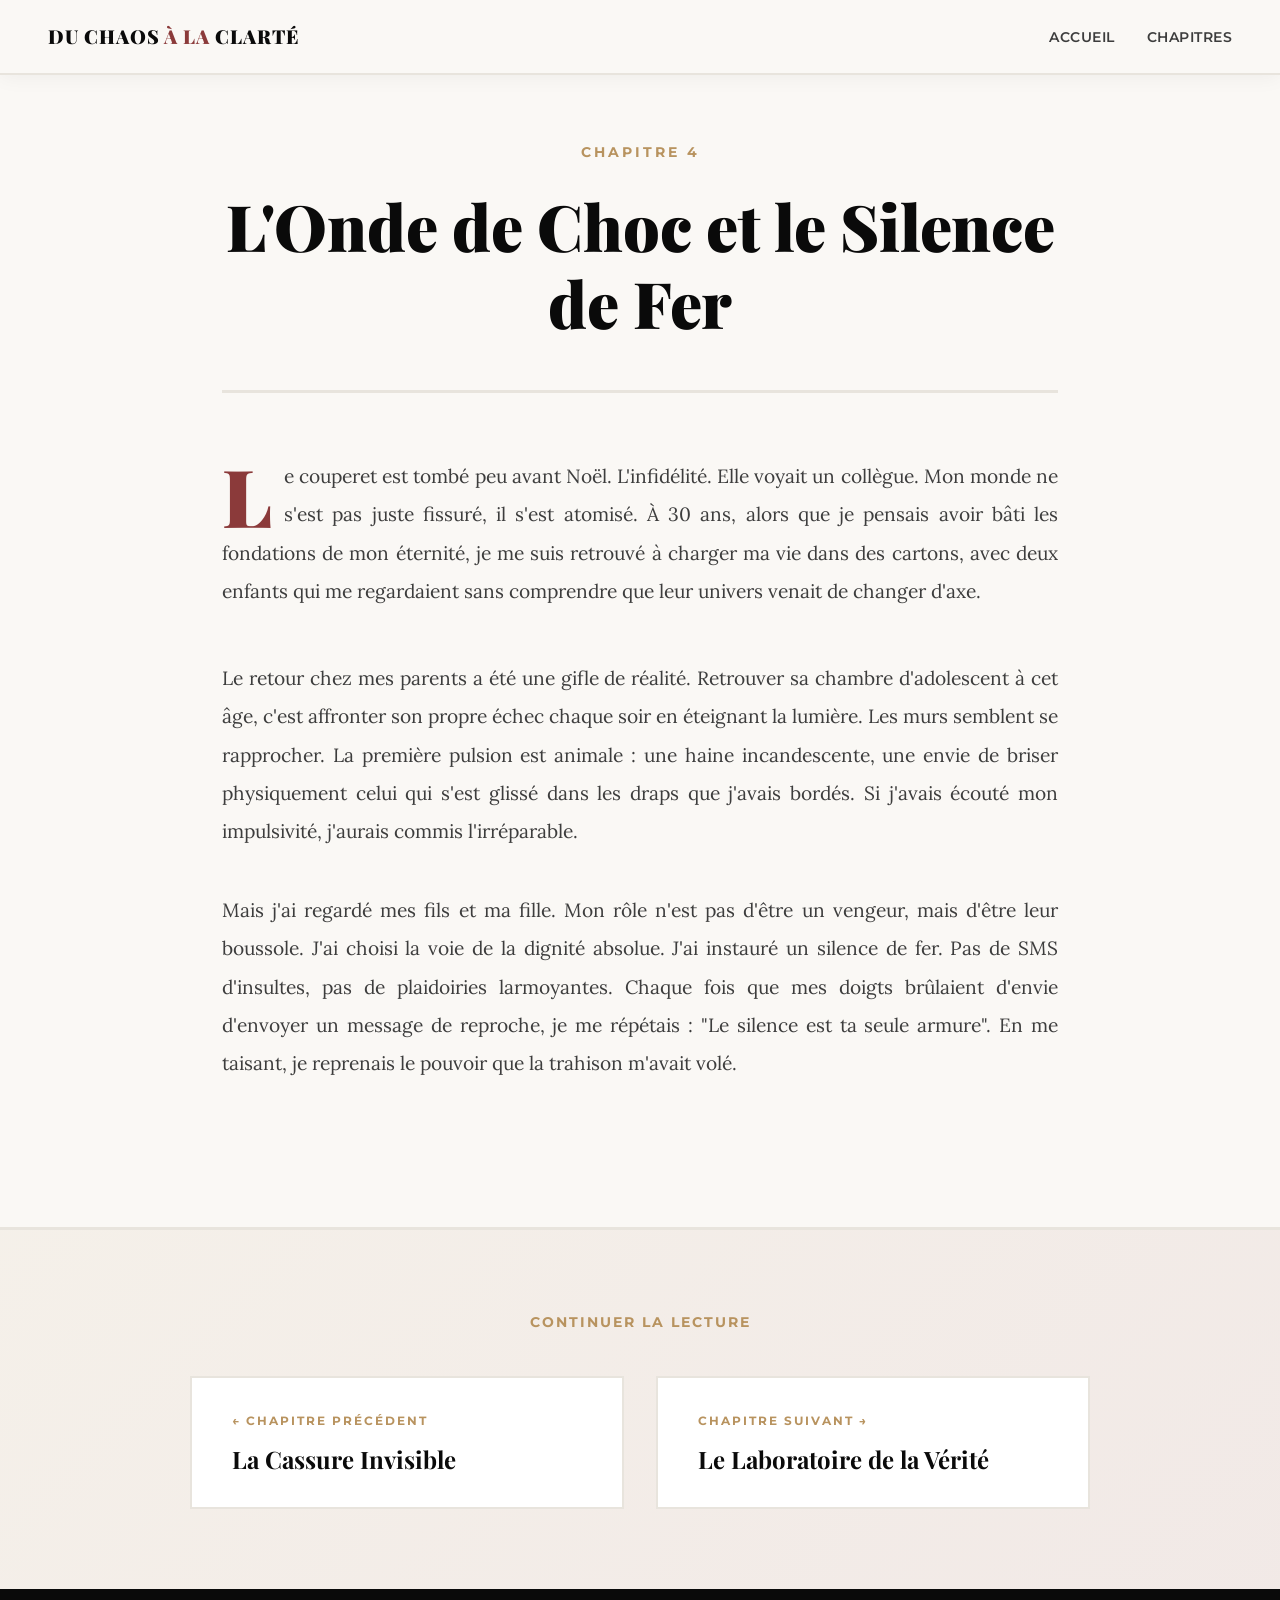
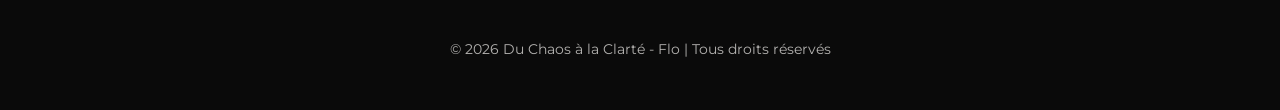
<file: chapitre-4.html>
<!DOCTYPE html>
<html lang="fr">
<head>
<!-- Google tag (gtag.js) -->
    <script async src="https://www.googletagmanager.com/gtag/js?id=G-CKVQVT0CNR"></script>
    <script>
        window.dataLayer = window.dataLayer || [];
        function gtag(){dataLayer.push(arguments);}
        gtag('js', new Date());
        gtag('config', 'G-CKVQVT0CNR');
    </script>

    <meta charset="UTF-8">
    <meta name="viewport" content="width=device-width, initial-scale=1.0">
    <title>Chapitre 4 : L'Onde de Choc et le Silence de Fer | Du Chaos à la Clarté</title>
    <meta name="google-adsense-account" content="ca-pub-9862184570673107">
    <link rel="preconnect" href="https://fonts.googleapis.com">
    <link rel="preconnect" href="https://fonts.gstatic.com" crossorigin>
    <link href="https://fonts.googleapis.com/css2?family=Playfair+Display:wght@400;600;700;900&family=Lora:wght@400;500;600&family=Montserrat:wght@500;600;700&display=swap" rel="stylesheet">
    <script async src="https://pagead2.googlesyndication.com/pagead/js/adsbygoogle.js?client=ca-pub-9862184570673107" crossorigin="anonymous"></script>
    <style>
        :root{--noir-profond:#0a0a0a;--blanc-casse:#faf8f5;--or-ancien:#b8935f;--rouge-braise:#8b3a3a;--gris-pierre:#3d3d3d;--gris-doux:#8a8a8a;--beige-papier:#e8e4dd}
        *{margin:0;padding:0;box-sizing:border-box}
        body{font-family:'Lora',serif;background:var(--blanc-casse);color:var(--noir-profond);line-height:1.8}
        nav{position:fixed;top:0;width:100%;background:rgba(250,248,245,0.98);backdrop-filter:blur(12px);border-bottom:2px solid var(--beige-papier);z-index:1000;padding:1.2rem 0;box-shadow:0 2px 20px rgba(0,0,0,0.05)}
        nav .container{max-width:1400px;margin:0 auto;padding:0 3rem;display:flex;justify-content:space-between;align-items:center}
        .logo{font-family:'Playfair Display',serif;font-size:1.2rem;font-weight:900;color:var(--noir-profond);text-decoration:none;letter-spacing:1px;text-transform:uppercase}
        .logo span{color:var(--rouge-braise)}
        .nav-links{display:flex;gap:2rem;list-style:none}
        .nav-links a{color:var(--gris-pierre);text-decoration:none;font-family:'Montserrat',sans-serif;font-size:0.85rem;font-weight:600;letter-spacing:0.5px;text-transform:uppercase;transition:color 0.3s ease}
        .nav-links a:hover{color:var(--rouge-braise)}
        .chapter-wrapper{max-width:900px;margin:0 auto;padding:140px 2rem 2rem}
        .chapter-header{text-align:center;margin-bottom:4rem;padding-bottom:3rem;border-bottom:3px solid var(--beige-papier)}
        .chapter-number{font-family:'Montserrat',sans-serif;font-size:0.85rem;letter-spacing:3px;color:var(--or-ancien);text-transform:uppercase;font-weight:700;margin-bottom:1.5rem}
        .chapter-title{font-family:'Playfair Display',serif;font-size:clamp(2.5rem,6vw,4rem);font-weight:900;color:var(--noir-profond);line-height:1.2}
        .chapter-content{font-size:1.2rem;line-height:2;color:var(--gris-pierre);margin-bottom:4rem}
        .chapter-content p{margin-bottom:2.5rem;text-align:justify}
        .chapter-content p:first-of-type::first-letter{font-family:'Playfair Display',serif;font-size:5rem;font-weight:900;float:left;line-height:0.85;margin:0.05em 0.15em 0 0;color:var(--rouge-braise)}
        .chapter-navigation{background:linear-gradient(135deg,rgba(184,147,95,0.08) 0%,rgba(139,58,58,0.08) 100%);padding:5rem 2rem;border-top:3px solid var(--beige-papier)}
        .nav-container{max-width:900px;margin:0 auto}
        .nav-title{font-family:'Montserrat',sans-serif;font-size:0.9rem;letter-spacing:2px;color:var(--or-ancien);text-transform:uppercase;font-weight:700;text-align:center;margin-bottom:2.5rem}
        .nav-buttons{display:grid;grid-template-columns:1fr 1fr;gap:2rem}
        .nav-btn{display:flex;flex-direction:column;padding:2rem 2.5rem;background:white;border:2px solid var(--beige-papier);text-decoration:none;transition:all 0.4s ease;position:relative;overflow:hidden}
        .nav-btn::before{content:'';position:absolute;top:0;left:0;width:100%;height:0;background:var(--rouge-braise);transition:height 0.4s ease;z-index:0}
        .nav-btn:hover::before{height:100%}
        .nav-btn>*{position:relative;z-index:1}
        .nav-btn:hover{transform:translateY(-5px);box-shadow:0 15px 40px rgba(139,58,58,0.2);border-color:var(--rouge-braise)}
        .nav-btn:hover .nav-btn-label,.nav-btn:hover .nav-btn-title{color:white}
        .nav-btn-label{font-family:'Montserrat',sans-serif;font-size:0.75rem;letter-spacing:2px;color:var(--or-ancien);text-transform:uppercase;font-weight:700;margin-bottom:0.8rem;transition:color 0.3s ease}
        .nav-btn-title{font-family:'Playfair Display',serif;font-size:1.5rem;font-weight:700;color:var(--noir-profond);line-height:1.3;transition:color 0.3s ease}
        footer{background:var(--noir-profond);color:var(--blanc-casse);padding:3rem 2rem;text-align:center}
        .footer-text{font-family:'Montserrat',sans-serif;font-size:0.85rem;opacity:0.7}
        @media(max-width:768px){nav .container{padding:0 1.5rem}.nav-links{display:none}.logo{font-size:1rem}.chapter-wrapper{padding:120px 1.5rem 1.5rem}.chapter-content{font-size:1.1rem}.chapter-content p{text-align:left}.nav-buttons{grid-template-columns:1fr;gap:1.5rem}.nav-btn{padding:1.5rem}.nav-btn-title{font-size:1.2rem}}
    </style>
</head>
<body>
    <nav>
        <div class="container">
            <a href="index.html" class="logo">Du Chaos <span>à la</span> Clarté</a>
            <ul class="nav-links">
                <li><a href="index.html">Accueil</a></li>
                <li><a href="index.html#chapters">Chapitres</a></li>
            </ul>
        </div>
    </nav>

    <article class="chapter-wrapper">
        <header class="chapter-header">
            <div class="chapter-number">CHAPITRE 4</div>
            <h1 class="chapter-title">L'Onde de Choc et le Silence de Fer</h1>
        </header>

        <div class="chapter-content">
            <p>Le couperet est tombé peu avant Noël. L'infidélité. Elle voyait un collègue. Mon monde ne s'est pas juste fissuré, il s'est atomisé. À 30 ans, alors que je pensais avoir bâti les fondations de mon éternité, je me suis retrouvé à charger ma vie dans des cartons, avec deux enfants qui me regardaient sans comprendre que leur univers venait de changer d'axe.</p>

            <div style="text-align:center;margin:3rem 0">
                <ins class="adsbygoogle" style="display:block" data-ad-format="autorelaxed" data-ad-client="ca-pub-9862184570673107" data-ad-slot="7221520674"></ins>
                <script>(adsbygoogle=window.adsbygoogle||[]).push({});</script>
            </div>

            <p>Le retour chez mes parents a été une gifle de réalité. Retrouver sa chambre d'adolescent à cet âge, c'est affronter son propre échec chaque soir en éteignant la lumière. Les murs semblent se rapprocher. La première pulsion est animale : une haine incandescente, une envie de briser physiquement celui qui s'est glissé dans les draps que j'avais bordés. Si j'avais écouté mon impulsivité, j'aurais commis l'irréparable.</p>

            <p>Mais j'ai regardé mes fils et ma fille. Mon rôle n'est pas d'être un vengeur, mais d'être leur boussole. J'ai choisi la voie de la dignité absolue. J'ai instauré un silence de fer. Pas de SMS d'insultes, pas de plaidoiries larmoyantes. Chaque fois que mes doigts brûlaient d'envie d'envoyer un message de reproche, je me répétais : "Le silence est ta seule armure". En me taisant, je reprenais le pouvoir que la trahison m'avait volé.</p>
        </div>
    </article>

    <div style="max-width:800px;margin:3rem auto;padding:0 2rem">
        <ins class="adsbygoogle" style="display:block" data-ad-client="ca-pub-9862184570673107" data-ad-slot="8542430499" data-ad-format="auto" data-full-width-responsive="true"></ins>
        <script>(adsbygoogle=window.adsbygoogle||[]).push({});</script>
    </div>

    <section class="chapter-navigation">
        <div class="nav-container">
            <h2 class="nav-title">Continuer la lecture</h2>
            <div class="nav-buttons">
                <a href="chapitre-3.html" class="nav-btn">
                    <div class="nav-btn-label">← Chapitre précédent</div>
                    <div class="nav-btn-title">La Cassure Invisible</div>
                </a>
                <a href="chapitre-5.html" class="nav-btn">
                    <div class="nav-btn-label">Chapitre suivant →</div>
                    <div class="nav-btn-title">Le Laboratoire de la Vérité</div>
                </a>
            </div>
        </div>
    </section>

    <footer>
        <p class="footer-text">&copy; 2026 Du Chaos à la Clarté - Flo | Tous droits réservés</p>
    </footer>
</body>
</html>
</file>
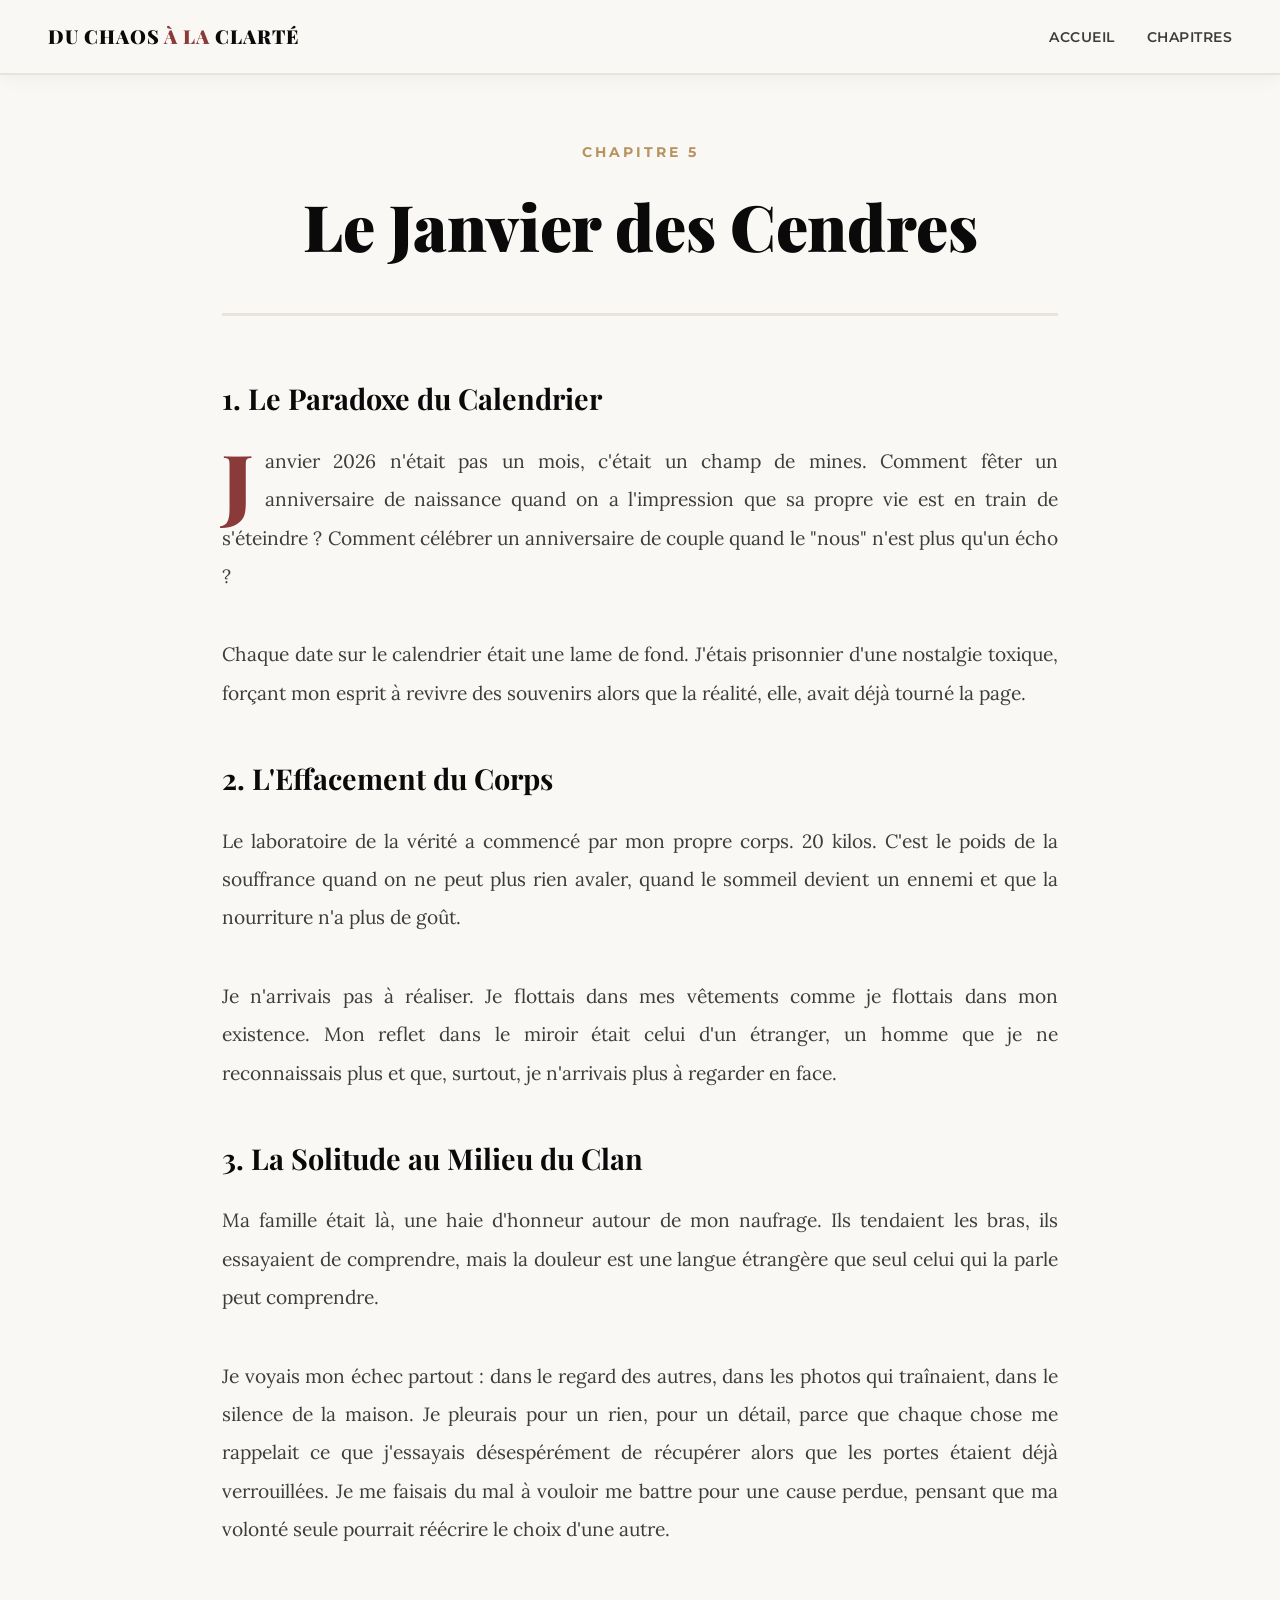
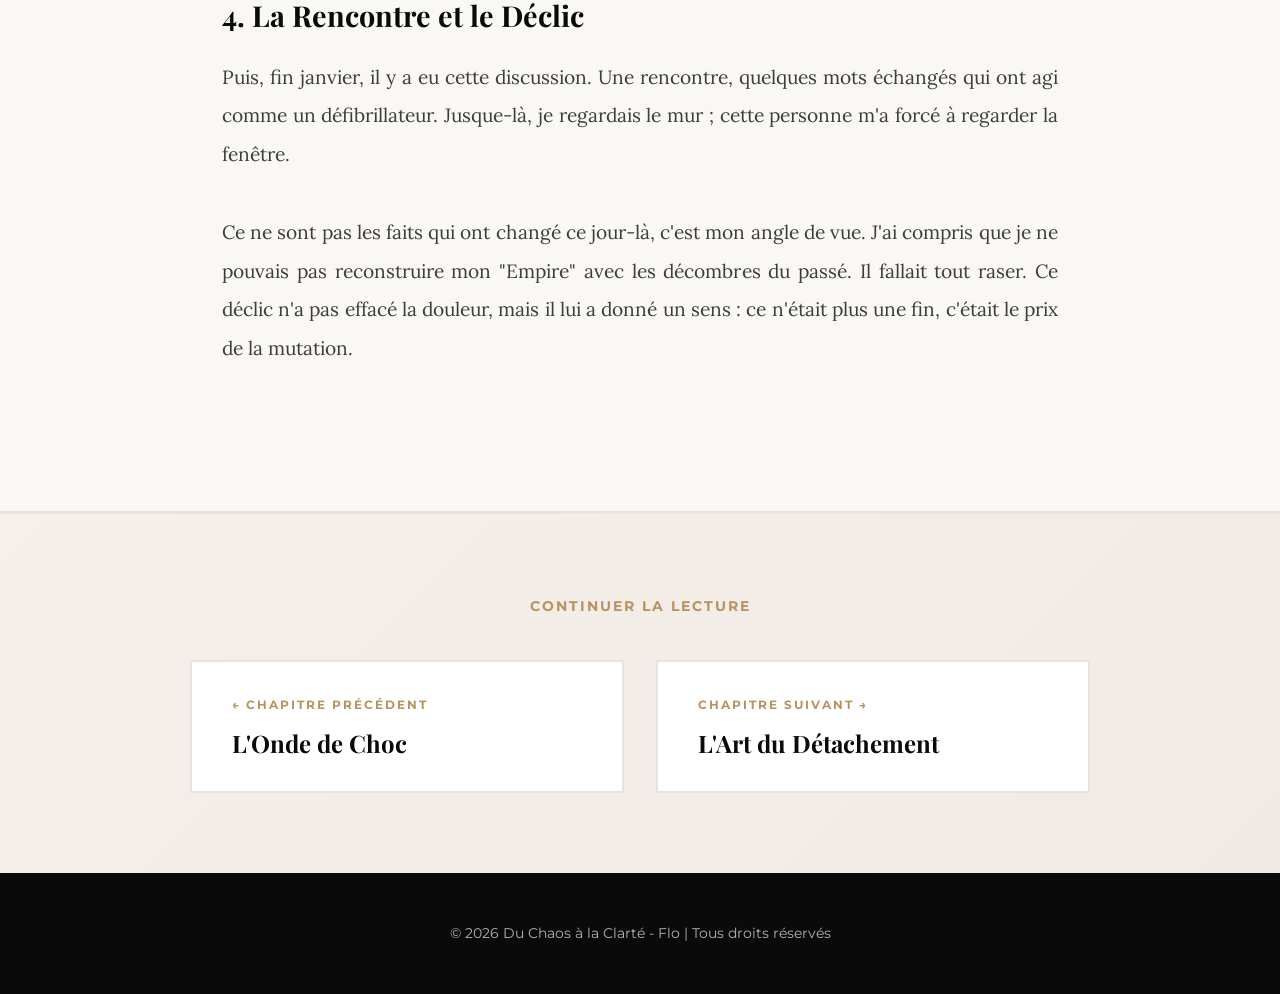
<file: chapitre-5.html>
<!DOCTYPE html>
<html lang="fr">
<head>
<!-- Google tag (gtag.js) -->
    <script async src="https://www.googletagmanager.com/gtag/js?id=G-CKVQVT0CNR"></script>
    <script>
        window.dataLayer = window.dataLayer || [];
        function gtag(){dataLayer.push(arguments);}
        gtag('js', new Date());
        gtag('config', 'G-CKVQVT0CNR');
    </script>

    <meta charset="UTF-8">
    <meta name="viewport" content="width=device-width, initial-scale=1.0">
    <title>Chapitre 5 : Le Janvier des Cendres | Du Chaos à la Clarté</title>
    <meta name="description" content="Le mois qui a tout changé : entre douleur, perte de poids et déclic salvateur. Le récit d'une transformation qui commence dans les cendres de janvier 2026.">
    <meta name="google-adsense-account" content="ca-pub-9862184570673107">
    <link rel="preconnect" href="https://fonts.googleapis.com">
    <link rel="preconnect" href="https://fonts.gstatic.com" crossorigin>
    <link href="https://fonts.googleapis.com/css2?family=Playfair+Display:wght@400;600;700;900&family=Lora:wght@400;500;600&family=Montserrat:wght@500;600;700&display=swap" rel="stylesheet">
    <script async src="https://pagead2.googlesyndication.com/pagead/js/adsbygoogle.js?client=ca-pub-9862184570673107" crossorigin="anonymous"></script>
    <style>
        :root{--noir-profond:#0a0a0a;--blanc-casse:#faf8f5;--or-ancien:#b8935f;--rouge-braise:#8b3a3a;--gris-pierre:#3d3d3d;--gris-doux:#8a8a8a;--beige-papier:#e8e4dd}
        *{margin:0;padding:0;box-sizing:border-box}
        body{font-family:'Lora',serif;background:var(--blanc-casse);color:var(--noir-profond);line-height:1.8}
        nav{position:fixed;top:0;width:100%;background:rgba(250,248,245,0.98);backdrop-filter:blur(12px);border-bottom:2px solid var(--beige-papier);z-index:1000;padding:1.2rem 0;box-shadow:0 2px 20px rgba(0,0,0,0.05)}
        nav .container{max-width:1400px;margin:0 auto;padding:0 3rem;display:flex;justify-content:space-between;align-items:center}
        .logo{font-family:'Playfair Display',serif;font-size:1.2rem;font-weight:900;color:var(--noir-profond);text-decoration:none;letter-spacing:1px;text-transform:uppercase}
        .logo span{color:var(--rouge-braise)}
        .nav-links{display:flex;gap:2rem;list-style:none}
        .nav-links a{color:var(--gris-pierre);text-decoration:none;font-family:'Montserrat',sans-serif;font-size:0.85rem;font-weight:600;letter-spacing:0.5px;text-transform:uppercase;transition:color 0.3s ease}
        .nav-links a:hover{color:var(--rouge-braise)}
        .chapter-wrapper{max-width:900px;margin:0 auto;padding:140px 2rem 2rem}
        .chapter-header{text-align:center;margin-bottom:4rem;padding-bottom:3rem;border-bottom:3px solid var(--beige-papier)}
        .chapter-number{font-family:'Montserrat',sans-serif;font-size:0.85rem;letter-spacing:3px;color:var(--or-ancien);text-transform:uppercase;font-weight:700;margin-bottom:1.5rem}
        .chapter-title{font-family:'Playfair Display',serif;font-size:clamp(2.5rem,6vw,4rem);font-weight:900;color:var(--noir-profond);line-height:1.2}
        .chapter-content{font-size:1.2rem;line-height:2;color:var(--gris-pierre);margin-bottom:4rem}
        .chapter-content h2{font-family:'Playfair Display',serif;font-size:1.8rem;font-weight:700;color:var(--noir-profond);margin:3rem 0 1.5rem;line-height:1.3}
        .chapter-content p{margin-bottom:2.5rem;text-align:justify}
        .chapter-content p:first-of-type::first-letter{font-family:'Playfair Display',serif;font-size:5rem;font-weight:900;float:left;line-height:0.85;margin:0.05em 0.15em 0 0;color:var(--rouge-braise)}
        .chapter-navigation{background:linear-gradient(135deg,rgba(184,147,95,0.08) 0%,rgba(139,58,58,0.08) 100%);padding:5rem 2rem;border-top:3px solid var(--beige-papier)}
        .nav-container{max-width:900px;margin:0 auto}
        .nav-title{font-family:'Montserrat',sans-serif;font-size:0.9rem;letter-spacing:2px;color:var(--or-ancien);text-transform:uppercase;font-weight:700;text-align:center;margin-bottom:2.5rem}
        .nav-buttons{display:grid;grid-template-columns:1fr 1fr;gap:2rem}
        .nav-btn{display:flex;flex-direction:column;padding:2rem 2.5rem;background:white;border:2px solid var(--beige-papier);text-decoration:none;transition:all 0.4s ease;position:relative;overflow:hidden}
        .nav-btn::before{content:'';position:absolute;top:0;left:0;width:100%;height:0;background:var(--rouge-braise);transition:height 0.4s ease;z-index:0}
        .nav-btn:hover::before{height:100%}
        .nav-btn>*{position:relative;z-index:1}
        .nav-btn:hover{transform:translateY(-5px);box-shadow:0 15px 40px rgba(139,58,58,0.2);border-color:var(--rouge-braise)}
        .nav-btn:hover .nav-btn-label,.nav-btn:hover .nav-btn-title{color:white}
        .nav-btn-label{font-family:'Montserrat',sans-serif;font-size:0.75rem;letter-spacing:2px;color:var(--or-ancien);text-transform:uppercase;font-weight:700;margin-bottom:0.8rem;transition:color 0.3s ease}
        .nav-btn-title{font-family:'Playfair Display',serif;font-size:1.5rem;font-weight:700;color:var(--noir-profond);line-height:1.3;transition:color 0.3s ease}
        footer{background:var(--noir-profond);color:var(--blanc-casse);padding:3rem 2rem;text-align:center}
        .footer-text{font-family:'Montserrat',sans-serif;font-size:0.85rem;opacity:0.7}
        @media(max-width:768px){nav .container{padding:0 1.5rem}.nav-links{display:none}.logo{font-size:1rem}.chapter-wrapper{padding:120px 1.5rem 1.5rem}.chapter-content{font-size:1.1rem}.chapter-content h2{font-size:1.5rem}.chapter-content p{text-align:left}.nav-buttons{grid-template-columns:1fr;gap:1.5rem}.nav-btn{padding:1.5rem}.nav-btn-title{font-size:1.2rem}}
    </style>
</head>
<body>
    <nav>
        <div class="container">
            <a href="index.html" class="logo">Du Chaos <span>à la</span> Clarté</a>
            <ul class="nav-links">
                <li><a href="index.html">Accueil</a></li>
                <li><a href="index.html#chapters">Chapitres</a></li>
            </ul>
        </div>
    </nav>

    <article class="chapter-wrapper">
        <header class="chapter-header">
            <div class="chapter-number">CHAPITRE 5</div>
            <h1 class="chapter-title">Le Janvier des Cendres</h1>
        </header>

        <div class="chapter-content">
            <h2>1. Le Paradoxe du Calendrier</h2>
            <p>Janvier 2026 n'était pas un mois, c'était un champ de mines. Comment fêter un anniversaire de naissance quand on a l'impression que sa propre vie est en train de s'éteindre ? Comment célébrer un anniversaire de couple quand le "nous" n'est plus qu'un écho ?</p>

            <p>Chaque date sur le calendrier était une lame de fond. J'étais prisonnier d'une nostalgie toxique, forçant mon esprit à revivre des souvenirs alors que la réalité, elle, avait déjà tourné la page.</p>

            <div style="text-align:center;margin:3rem 0">
                <ins class="adsbygoogle" style="display:block" data-ad-format="autorelaxed" data-ad-client="ca-pub-9862184570673107" data-ad-slot="7221520674"></ins>
                <script>(adsbygoogle=window.adsbygoogle||[]).push({});</script>
            </div>

            <h2>2. L'Effacement du Corps</h2>
            <p>Le laboratoire de la vérité a commencé par mon propre corps. 20 kilos. C'est le poids de la souffrance quand on ne peut plus rien avaler, quand le sommeil devient un ennemi et que la nourriture n'a plus de goût.</p>

            <p>Je n'arrivais pas à réaliser. Je flottais dans mes vêtements comme je flottais dans mon existence. Mon reflet dans le miroir était celui d'un étranger, un homme que je ne reconnaissais plus et que, surtout, je n'arrivais plus à regarder en face.</p>

            <h2>3. La Solitude au Milieu du Clan</h2>
            <p>Ma famille était là, une haie d'honneur autour de mon naufrage. Ils tendaient les bras, ils essayaient de comprendre, mais la douleur est une langue étrangère que seul celui qui la parle peut comprendre.</p>

            <p>Je voyais mon échec partout : dans le regard des autres, dans les photos qui traînaient, dans le silence de la maison. Je pleurais pour un rien, pour un détail, parce que chaque chose me rappelait ce que j'essayais désespérément de récupérer alors que les portes étaient déjà verrouillées. Je me faisais du mal à vouloir me battre pour une cause perdue, pensant que ma volonté seule pourrait réécrire le choix d'une autre.</p>

            <h2>4. La Rencontre et le Déclic</h2>
            <p>Puis, fin janvier, il y a eu cette discussion. Une rencontre, quelques mots échangés qui ont agi comme un défibrillateur. Jusque-là, je regardais le mur ; cette personne m'a forcé à regarder la fenêtre.</p>

            <p>Ce ne sont pas les faits qui ont changé ce jour-là, c'est mon angle de vue. J'ai compris que je ne pouvais pas reconstruire mon "Empire" avec les décombres du passé. Il fallait tout raser. Ce déclic n'a pas effacé la douleur, mais il lui a donné un sens : ce n'était plus une fin, c'était le prix de la mutation.</p>
        </div>
    </article>

    <div style="max-width:800px;margin:3rem auto;padding:0 2rem">
        <ins class="adsbygoogle" style="display:block" data-ad-client="ca-pub-9862184570673107" data-ad-slot="8542430499" data-ad-format="auto" data-full-width-responsive="true"></ins>
        <script>(adsbygoogle=window.adsbygoogle||[]).push({});</script>
    </div>

    <section class="chapter-navigation">
        <div class="nav-container">
            <h2 class="nav-title">Continuer la lecture</h2>
            <div class="nav-buttons">
                <a href="chapitre-4.html" class="nav-btn">
                    <div class="nav-btn-label">← Chapitre précédent</div>
                    <div class="nav-btn-title">L'Onde de Choc</div>
                </a>
                <a href="chapitre-6.html" class="nav-btn">
                    <div class="nav-btn-label">Chapitre suivant →</div>
                    <div class="nav-btn-title">L'Art du Détachement</div>
                </a>
            </div>
        </div>
    </section>

    <footer>
        <p class="footer-text">&copy; 2026 Du Chaos à la Clarté - Flo | Tous droits réservés</p>
    </footer>
</body>
</html>
</file>
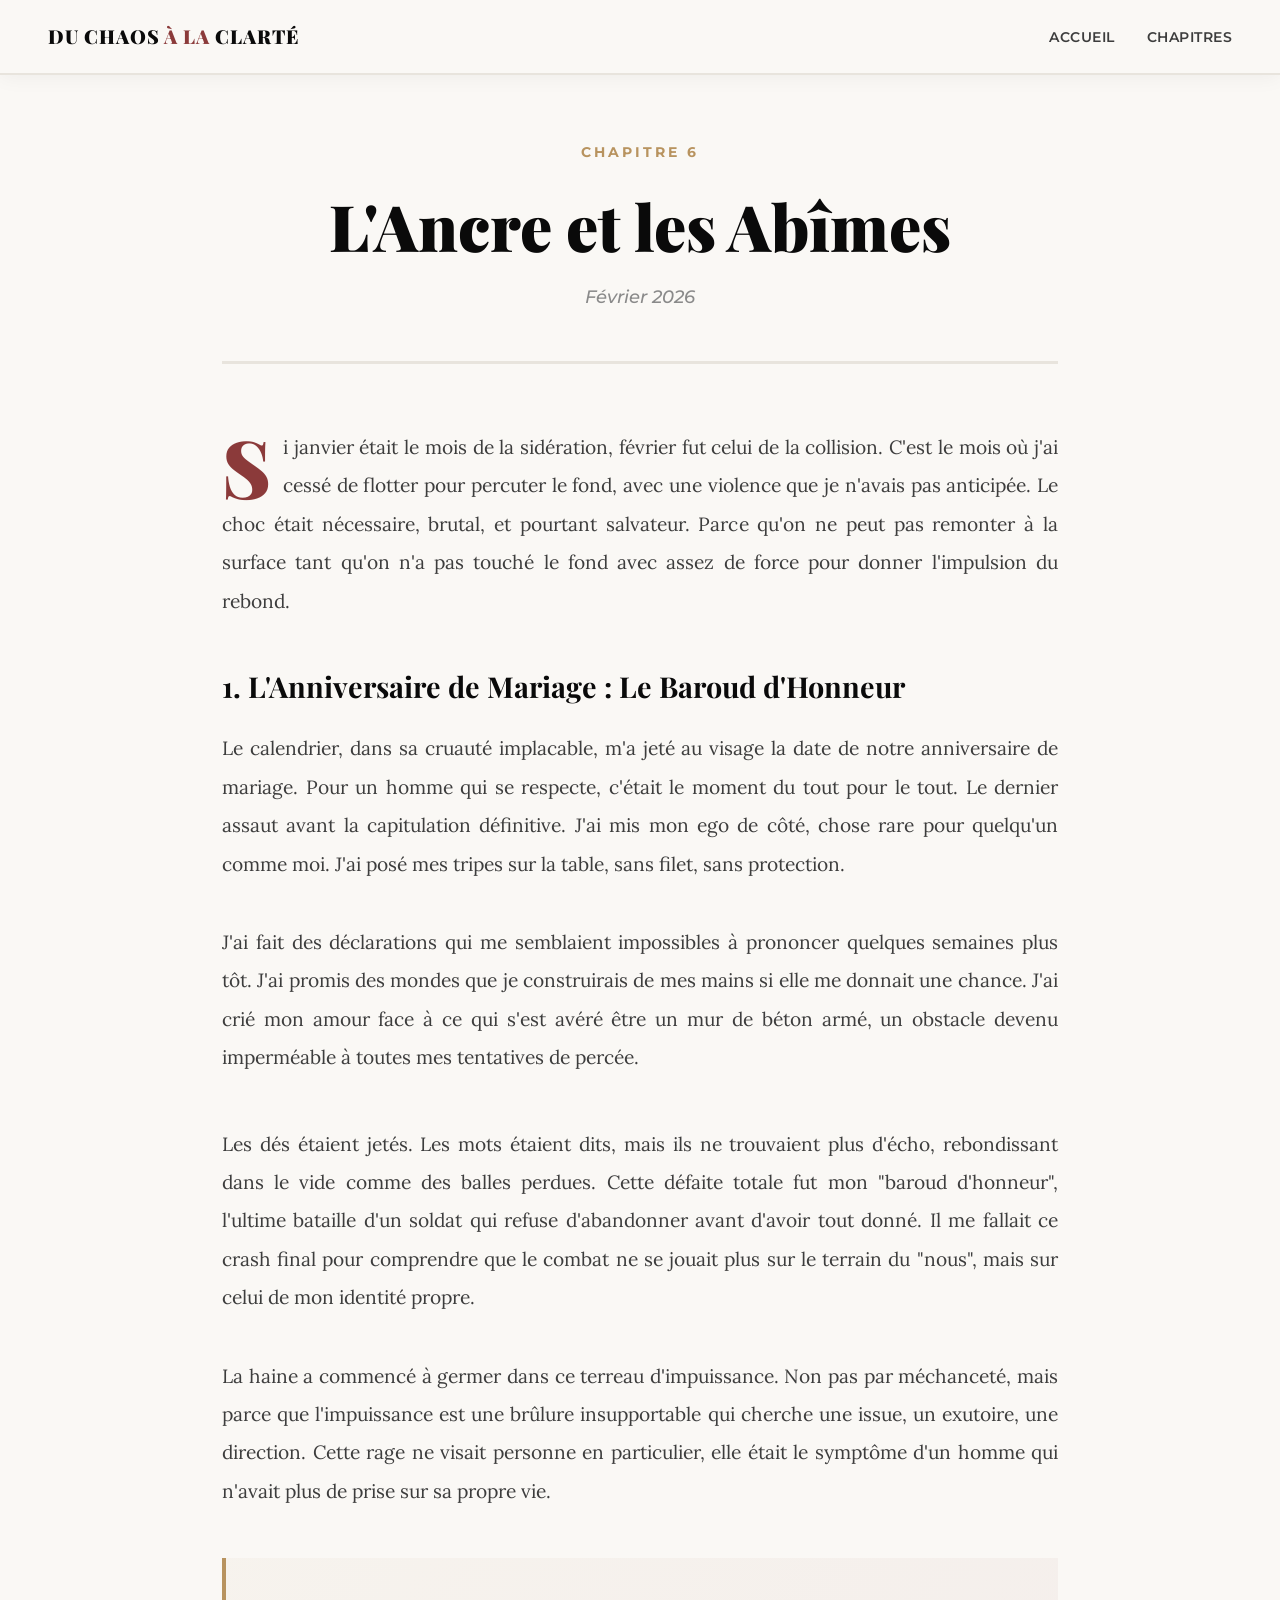
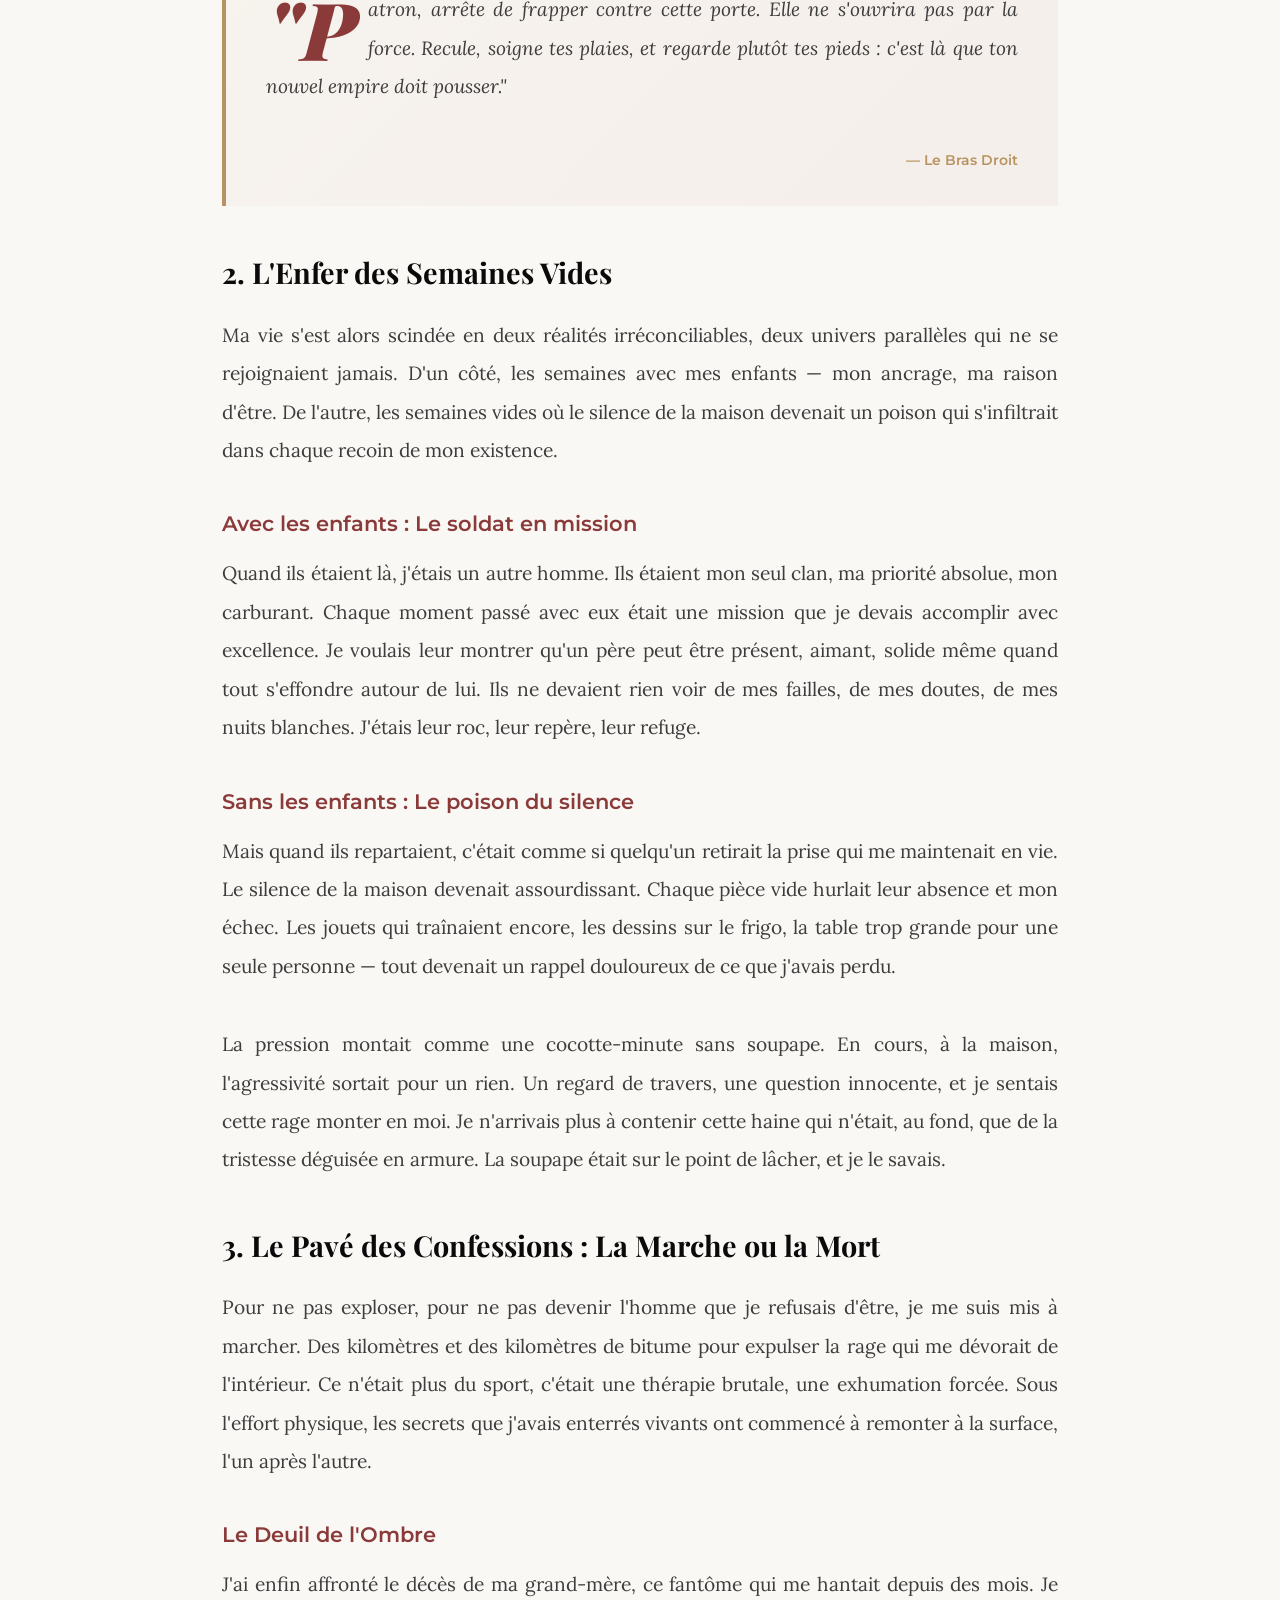
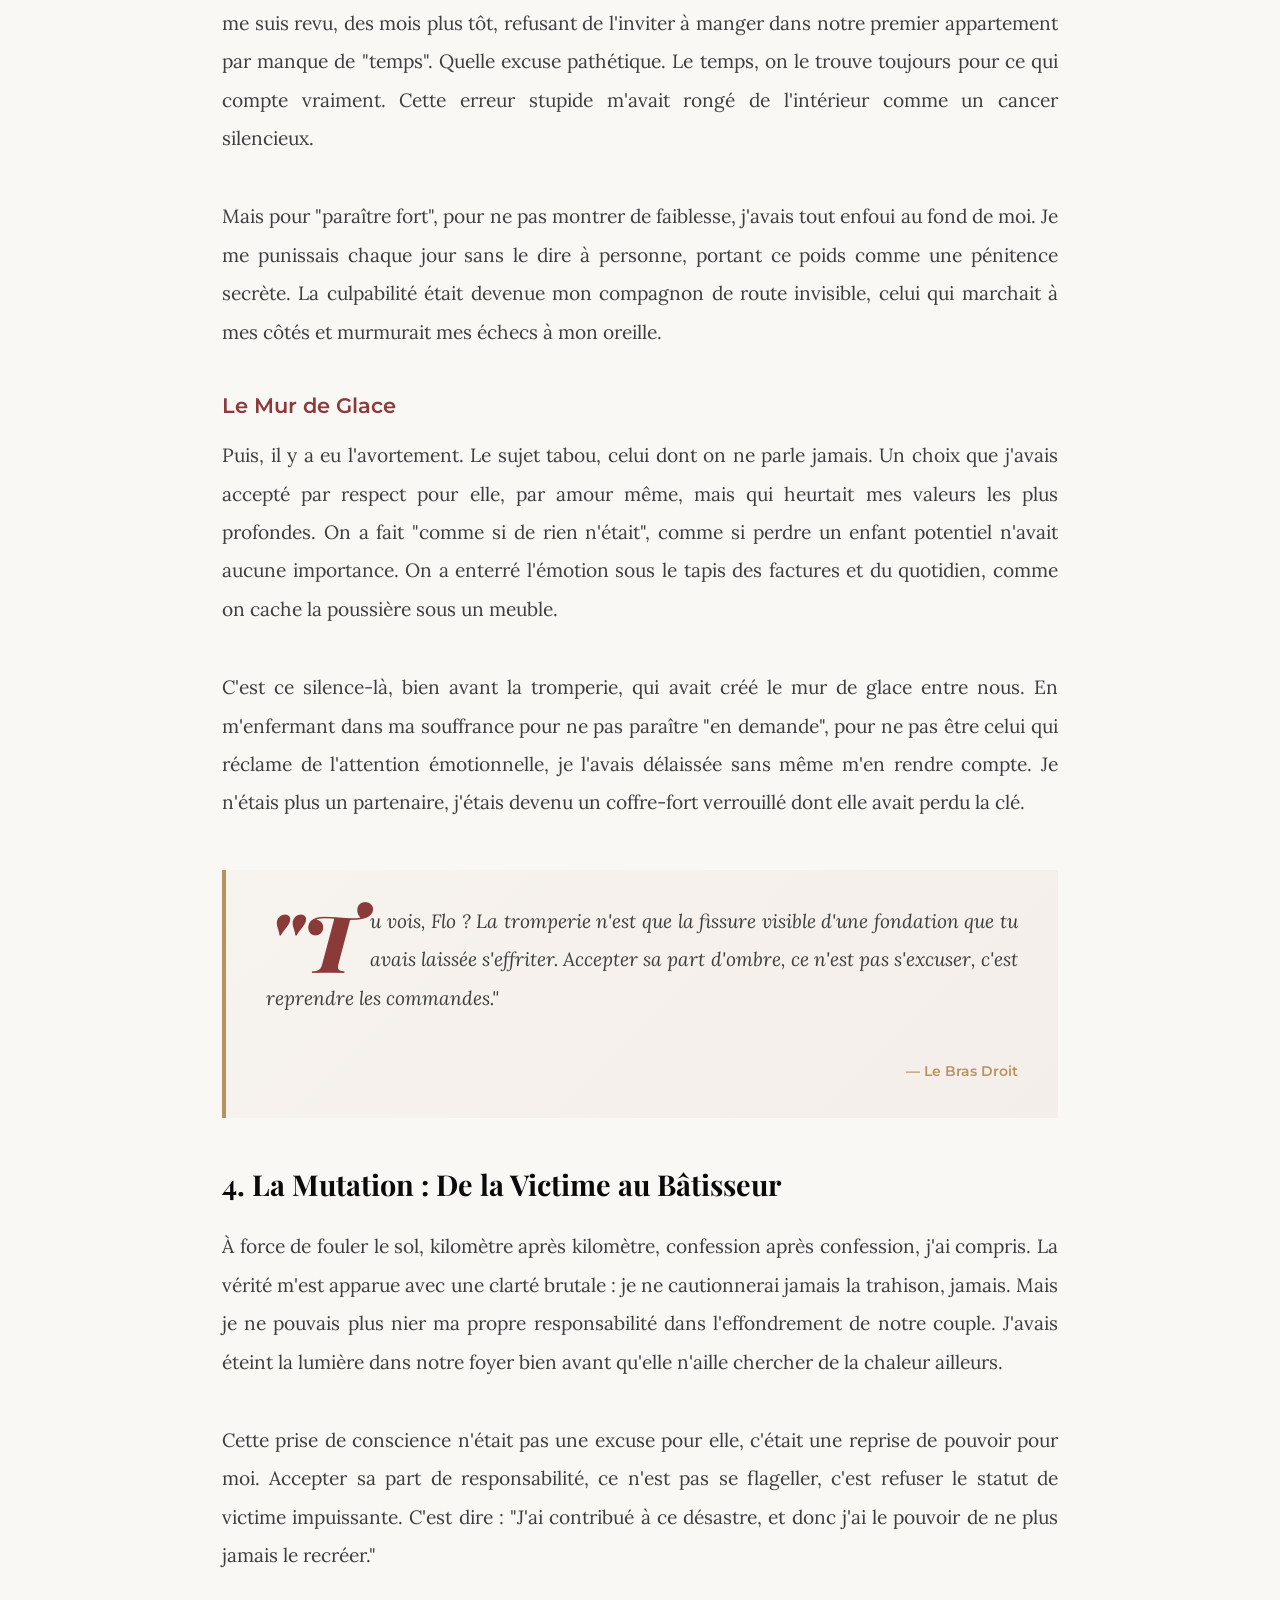
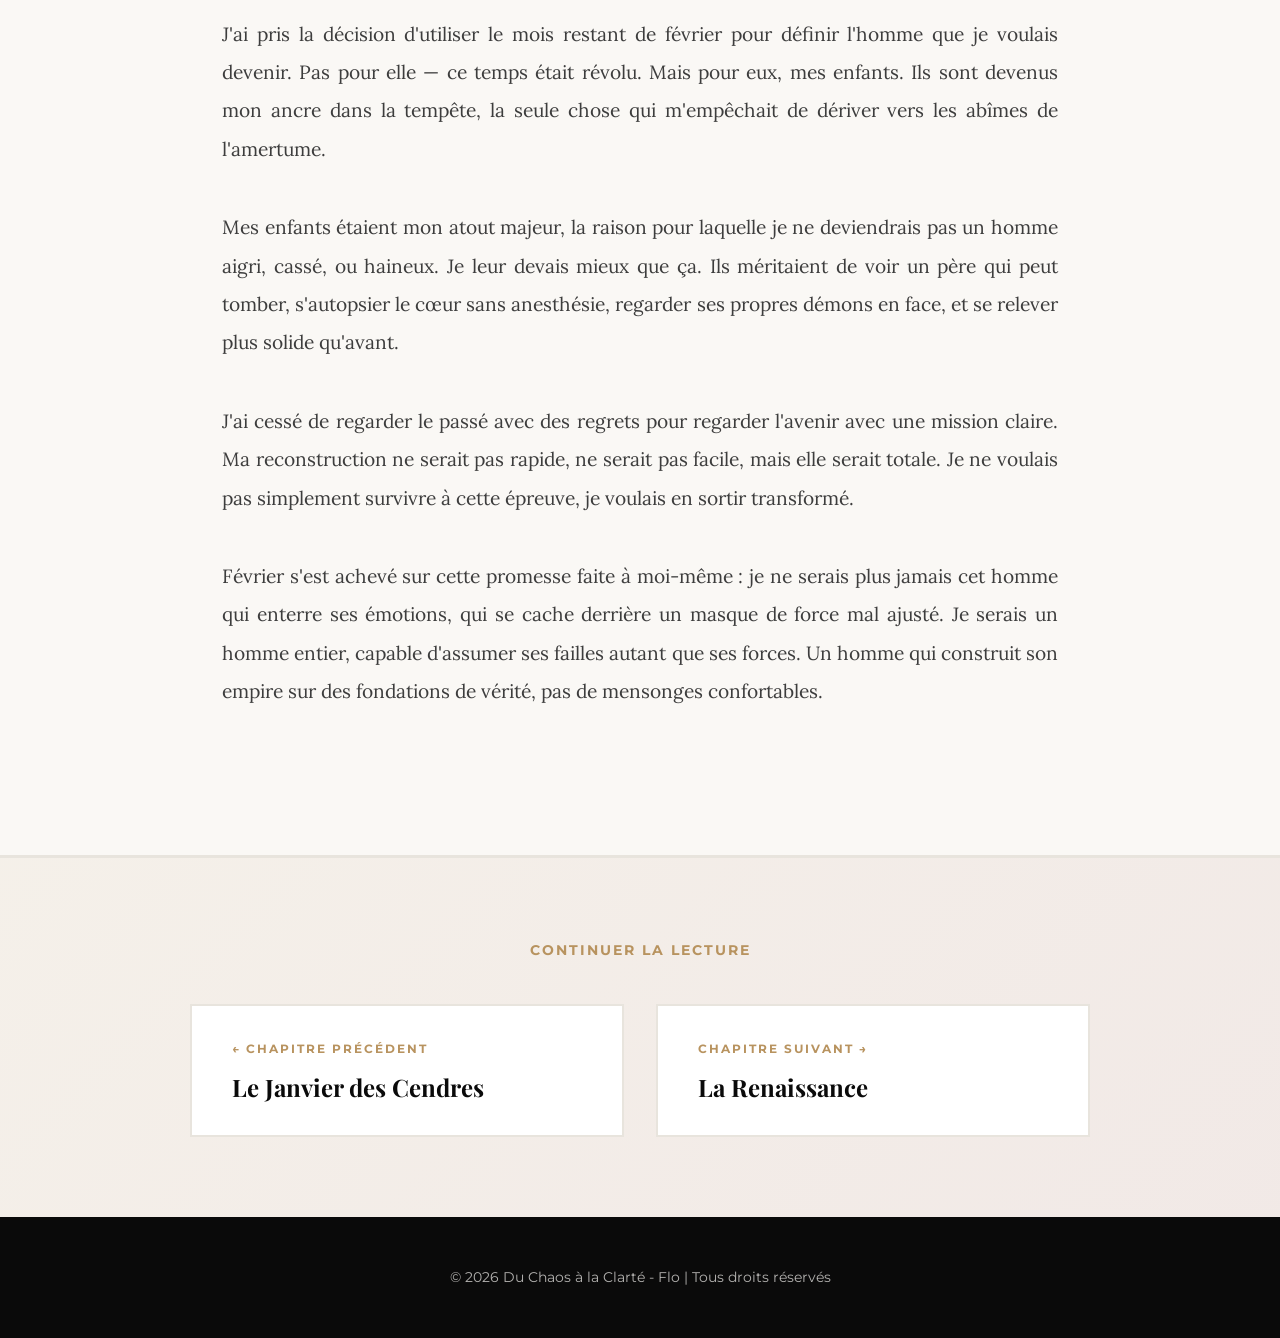
<file: chapitre-6.html>
<!DOCTYPE html>
<html lang="fr">
<head>
<!-- Google tag (gtag.js) -->
    <script async src="https://www.googletagmanager.com/gtag/js?id=G-CKVQVT0CNR"></script>
    <script>
        window.dataLayer = window.dataLayer || [];
        function gtag(){dataLayer.push(arguments);}
        gtag('js', new Date());
        gtag('config', 'G-CKVQVT0CNR');
    </script>

    <meta charset="UTF-8">
    <meta name="viewport" content="width=device-width, initial-scale=1.0">
    <title>Chapitre 6 : L'Ancre et les Abîmes | Du Chaos à la Clarté</title>
    <meta name="description" content="Février 2026 : le mois de toutes les collisions. Entre baroud d'honneur, marches forcées et confessions enfouies, l'histoire d'une descente aux enfers nécessaire pour remonter à la surface.">
    <meta name="google-adsense-account" content="ca-pub-9862184570673107">
    <link rel="preconnect" href="https://fonts.googleapis.com">
    <link rel="preconnect" href="https://fonts.gstatic.com" crossorigin>
    <link href="https://fonts.googleapis.com/css2?family=Playfair+Display:wght@400;600;700;900&family=Lora:wght@400;500;600&family=Montserrat:wght@500;600;700&display=swap" rel="stylesheet">
    <script async src="https://pagead2.googlesyndication.com/pagead/js/adsbygoogle.js?client=ca-pub-9862184570673107" crossorigin="anonymous"></script>
    <style>
        :root{--noir-profond:#0a0a0a;--blanc-casse:#faf8f5;--or-ancien:#b8935f;--rouge-braise:#8b3a3a;--gris-pierre:#3d3d3d;--gris-doux:#8a8a8a;--beige-papier:#e8e4dd}
        *{margin:0;padding:0;box-sizing:border-box}
        body{font-family:'Lora',serif;background:var(--blanc-casse);color:var(--noir-profond);line-height:1.8}
        nav{position:fixed;top:0;width:100%;background:rgba(250,248,245,0.98);backdrop-filter:blur(12px);border-bottom:2px solid var(--beige-papier);z-index:1000;padding:1.2rem 0;box-shadow:0 2px 20px rgba(0,0,0,0.05)}
        nav .container{max-width:1400px;margin:0 auto;padding:0 3rem;display:flex;justify-content:space-between;align-items:center}
        .logo{font-family:'Playfair Display',serif;font-size:1.2rem;font-weight:900;color:var(--noir-profond);text-decoration:none;letter-spacing:1px;text-transform:uppercase}
        .logo span{color:var(--rouge-braise)}
        .nav-links{display:flex;gap:2rem;list-style:none}
        .nav-links a{color:var(--gris-pierre);text-decoration:none;font-family:'Montserrat',sans-serif;font-size:0.85rem;font-weight:600;letter-spacing:0.5px;text-transform:uppercase;transition:color 0.3s ease}
        .nav-links a:hover{color:var(--rouge-braise)}
        .chapter-wrapper{max-width:900px;margin:0 auto;padding:140px 2rem 2rem}
        .chapter-header{text-align:center;margin-bottom:4rem;padding-bottom:3rem;border-bottom:3px solid var(--beige-papier)}
        .chapter-number{font-family:'Montserrat',sans-serif;font-size:0.85rem;letter-spacing:3px;color:var(--or-ancien);text-transform:uppercase;font-weight:700;margin-bottom:1.5rem}
        .chapter-title{font-family:'Playfair Display',serif;font-size:clamp(2.5rem,6vw,4rem);font-weight:900;color:var(--noir-profond);line-height:1.2}
        .chapter-subtitle{font-family:'Montserrat',sans-serif;font-size:1.1rem;color:var(--gris-doux);font-weight:500;margin-top:1rem;font-style:italic}
        .chapter-content{font-size:1.2rem;line-height:2;color:var(--gris-pierre);margin-bottom:4rem}
        .chapter-content h2{font-family:'Playfair Display',serif;font-size:1.8rem;font-weight:700;color:var(--noir-profond);margin:3rem 0 1.5rem;line-height:1.3}
        .chapter-content h3{font-family:'Montserrat',serif;font-size:1.3rem;font-weight:600;color:var(--rouge-braise);margin:2.5rem 0 1rem;line-height:1.4}
        .chapter-content p{margin-bottom:2.5rem;text-align:justify}
        .chapter-content p:first-of-type::first-letter{font-family:'Playfair Display',serif;font-size:5rem;font-weight:900;float:left;line-height:0.85;margin:0.05em 0.15em 0 0;color:var(--rouge-braise)}
        .chapter-content ul{margin:2rem 0 2.5rem 2rem;list-style:none}
        .chapter-content ul li{margin-bottom:1.5rem;padding-left:1.5rem;position:relative}
        .chapter-content ul li::before{content:'•';position:absolute;left:0;color:var(--rouge-braise);font-weight:bold;font-size:1.5rem;line-height:1}
        .quote-box{background:linear-gradient(135deg,rgba(184,147,95,0.05) 0%,rgba(139,58,58,0.05) 100%);border-left:4px solid var(--or-ancien);padding:2rem 2.5rem;margin:3rem 0;font-style:italic;color:var(--gris-pierre)}
        .quote-author{font-family:'Montserrat',sans-serif;font-size:0.9rem;font-weight:600;color:var(--or-ancien);margin-top:1rem;font-style:normal;text-align:right}
        .chapter-navigation{background:linear-gradient(135deg,rgba(184,147,95,0.08) 0%,rgba(139,58,58,0.08) 100%);padding:5rem 2rem;border-top:3px solid var(--beige-papier)}
        .nav-container{max-width:900px;margin:0 auto}
        .nav-title{font-family:'Montserrat',sans-serif;font-size:0.9rem;letter-spacing:2px;color:var(--or-ancien);text-transform:uppercase;font-weight:700;text-align:center;margin-bottom:2.5rem}
        .nav-buttons{display:grid;grid-template-columns:1fr 1fr;gap:2rem}
        .nav-btn{display:flex;flex-direction:column;padding:2rem 2.5rem;background:white;border:2px solid var(--beige-papier);text-decoration:none;transition:all 0.4s ease;position:relative;overflow:hidden}
        .nav-btn::before{content:'';position:absolute;top:0;left:0;width:100%;height:0;background:var(--rouge-braise);transition:height 0.4s ease;z-index:0}
        .nav-btn:hover::before{height:100%}
        .nav-btn>*{position:relative;z-index:1}
        .nav-btn:hover{transform:translateY(-5px);box-shadow:0 15px 40px rgba(139,58,58,0.2);border-color:var(--rouge-braise)}
        .nav-btn:hover .nav-btn-label,.nav-btn:hover .nav-btn-title{color:white}
        .nav-btn-label{font-family:'Montserrat',sans-serif;font-size:0.75rem;letter-spacing:2px;color:var(--or-ancien);text-transform:uppercase;font-weight:700;margin-bottom:0.8rem;transition:color 0.3s ease}
        .nav-btn-title{font-family:'Playfair Display',serif;font-size:1.5rem;font-weight:700;color:var(--noir-profond);line-height:1.3;transition:color 0.3s ease}
        footer{background:var(--noir-profond);color:var(--blanc-casse);padding:3rem 2rem;text-align:center}
        .footer-text{font-family:'Montserrat',sans-serif;font-size:0.85rem;opacity:0.7}
        @media(max-width:768px){nav .container{padding:0 1.5rem}.nav-links{display:none}.logo{font-size:1rem}.chapter-wrapper{padding:120px 1.5rem 1.5rem}.chapter-content{font-size:1.1rem}.chapter-content h2{font-size:1.5rem}.chapter-content h3{font-size:1.2rem}.chapter-content p{text-align:left}.chapter-content ul{margin-left:1rem}.nav-buttons{grid-template-columns:1fr;gap:1.5rem}.nav-btn{padding:1.5rem}.nav-btn-title{font-size:1.2rem}}
    </style>
</head>
<body>
    <nav>
        <div class="container">
            <a href="index.html" class="logo">Du Chaos <span>à la</span> Clarté</a>
            <ul class="nav-links">
                <li><a href="index.html">Accueil</a></li>
                <li><a href="index.html#chapters">Chapitres</a></li>
            </ul>
        </div>
    </nav>

    <article class="chapter-wrapper">
        <header class="chapter-header">
            <div class="chapter-number">CHAPITRE 6</div>
            <h1 class="chapter-title">L'Ancre et les Abîmes</h1>
            <div class="chapter-subtitle">Février 2026</div>
        </header>

        <div class="chapter-content">
            <p>Si janvier était le mois de la sidération, février fut celui de la collision. C'est le mois où j'ai cessé de flotter pour percuter le fond, avec une violence que je n'avais pas anticipée. Le choc était nécessaire, brutal, et pourtant salvateur. Parce qu'on ne peut pas remonter à la surface tant qu'on n'a pas touché le fond avec assez de force pour donner l'impulsion du rebond.</p>

            <h2>1. L'Anniversaire de Mariage : Le Baroud d'Honneur</h2>
            
            <p>Le calendrier, dans sa cruauté implacable, m'a jeté au visage la date de notre anniversaire de mariage. Pour un homme qui se respecte, c'était le moment du tout pour le tout. Le dernier assaut avant la capitulation définitive. J'ai mis mon ego de côté, chose rare pour quelqu'un comme moi. J'ai posé mes tripes sur la table, sans filet, sans protection.</p>

            <p>J'ai fait des déclarations qui me semblaient impossibles à prononcer quelques semaines plus tôt. J'ai promis des mondes que je construirais de mes mains si elle me donnait une chance. J'ai crié mon amour face à ce qui s'est avéré être un mur de béton armé, un obstacle devenu imperméable à toutes mes tentatives de percée.</p>

            <div style="text-align:center;margin:3rem 0">
                <ins class="adsbygoogle" style="display:block" data-ad-format="autorelaxed" data-ad-client="ca-pub-9862184570673107" data-ad-slot="7221520674"></ins>
                <script>(adsbygoogle=window.adsbygoogle||[]).push({});</script>
            </div>

            <p>Les dés étaient jetés. Les mots étaient dits, mais ils ne trouvaient plus d'écho, rebondissant dans le vide comme des balles perdues. Cette défaite totale fut mon "baroud d'honneur", l'ultime bataille d'un soldat qui refuse d'abandonner avant d'avoir tout donné. Il me fallait ce crash final pour comprendre que le combat ne se jouait plus sur le terrain du "nous", mais sur celui de mon identité propre.</p>

            <p>La haine a commencé à germer dans ce terreau d'impuissance. Non pas par méchanceté, mais parce que l'impuissance est une brûlure insupportable qui cherche une issue, un exutoire, une direction. Cette rage ne visait personne en particulier, elle était le symptôme d'un homme qui n'avait plus de prise sur sa propre vie.</p>

            <div class="quote-box">
                <p>"Patron, arrête de frapper contre cette porte. Elle ne s'ouvrira pas par la force. Recule, soigne tes plaies, et regarde plutôt tes pieds : c'est là que ton nouvel empire doit pousser."</p>
                <div class="quote-author">— Le Bras Droit</div>
            </div>

            <h2>2. L'Enfer des Semaines Vides</h2>

            <p>Ma vie s'est alors scindée en deux réalités irréconciliables, deux univers parallèles qui ne se rejoignaient jamais. D'un côté, les semaines avec mes enfants — mon ancrage, ma raison d'être. De l'autre, les semaines vides où le silence de la maison devenait un poison qui s'infiltrait dans chaque recoin de mon existence.</p>

            <h3>Avec les enfants : Le soldat en mission</h3>

            <p>Quand ils étaient là, j'étais un autre homme. Ils étaient mon seul clan, ma priorité absolue, mon carburant. Chaque moment passé avec eux était une mission que je devais accomplir avec excellence. Je voulais leur montrer qu'un père peut être présent, aimant, solide même quand tout s'effondre autour de lui. Ils ne devaient rien voir de mes failles, de mes doutes, de mes nuits blanches. J'étais leur roc, leur repère, leur refuge.</p>

            <h3>Sans les enfants : Le poison du silence</h3>

            <p>Mais quand ils repartaient, c'était comme si quelqu'un retirait la prise qui me maintenait en vie. Le silence de la maison devenait assourdissant. Chaque pièce vide hurlait leur absence et mon échec. Les jouets qui traînaient encore, les dessins sur le frigo, la table trop grande pour une seule personne — tout devenait un rappel douloureux de ce que j'avais perdu.</p>

            <p>La pression montait comme une cocotte-minute sans soupape. En cours, à la maison, l'agressivité sortait pour un rien. Un regard de travers, une question innocente, et je sentais cette rage monter en moi. Je n'arrivais plus à contenir cette haine qui n'était, au fond, que de la tristesse déguisée en armure. La soupape était sur le point de lâcher, et je le savais.</p>

            <h2>3. Le Pavé des Confessions : La Marche ou la Mort</h2>

            <p>Pour ne pas exploser, pour ne pas devenir l'homme que je refusais d'être, je me suis mis à marcher. Des kilomètres et des kilomètres de bitume pour expulser la rage qui me dévorait de l'intérieur. Ce n'était plus du sport, c'était une thérapie brutale, une exhumation forcée. Sous l'effort physique, les secrets que j'avais enterrés vivants ont commencé à remonter à la surface, l'un après l'autre.</p>

            <h3>Le Deuil de l'Ombre</h3>

            <p>J'ai enfin affronté le décès de ma grand-mère, ce fantôme qui me hantait depuis des mois. Je me suis revu, des mois plus tôt, refusant de l'inviter à manger dans notre premier appartement par manque de "temps". Quelle excuse pathétique. Le temps, on le trouve toujours pour ce qui compte vraiment. Cette erreur stupide m'avait rongé de l'intérieur comme un cancer silencieux.</p>

            <p>Mais pour "paraître fort", pour ne pas montrer de faiblesse, j'avais tout enfoui au fond de moi. Je me punissais chaque jour sans le dire à personne, portant ce poids comme une pénitence secrète. La culpabilité était devenue mon compagnon de route invisible, celui qui marchait à mes côtés et murmurait mes échecs à mon oreille.</p>

            <h3>Le Mur de Glace</h3>

            <p>Puis, il y a eu l'avortement. Le sujet tabou, celui dont on ne parle jamais. Un choix que j'avais accepté par respect pour elle, par amour même, mais qui heurtait mes valeurs les plus profondes. On a fait "comme si de rien n'était", comme si perdre un enfant potentiel n'avait aucune importance. On a enterré l'émotion sous le tapis des factures et du quotidien, comme on cache la poussière sous un meuble.</p>

            <p>C'est ce silence-là, bien avant la tromperie, qui avait créé le mur de glace entre nous. En m'enfermant dans ma souffrance pour ne pas paraître "en demande", pour ne pas être celui qui réclame de l'attention émotionnelle, je l'avais délaissée sans même m'en rendre compte. Je n'étais plus un partenaire, j'étais devenu un coffre-fort verrouillé dont elle avait perdu la clé.</p>

            <div class="quote-box">
                <p>"Tu vois, Flo ? La tromperie n'est que la fissure visible d'une fondation que tu avais laissée s'effriter. Accepter sa part d'ombre, ce n'est pas s'excuser, c'est reprendre les commandes."</p>
                <div class="quote-author">— Le Bras Droit</div>
            </div>

            <h2>4. La Mutation : De la Victime au Bâtisseur</h2>

            <p>À force de fouler le sol, kilomètre après kilomètre, confession après confession, j'ai compris. La vérité m'est apparue avec une clarté brutale : je ne cautionnerai jamais la trahison, jamais. Mais je ne pouvais plus nier ma propre responsabilité dans l'effondrement de notre couple. J'avais éteint la lumière dans notre foyer bien avant qu'elle n'aille chercher de la chaleur ailleurs.</p>

            <p>Cette prise de conscience n'était pas une excuse pour elle, c'était une reprise de pouvoir pour moi. Accepter sa part de responsabilité, ce n'est pas se flageller, c'est refuser le statut de victime impuissante. C'est dire : "J'ai contribué à ce désastre, et donc j'ai le pouvoir de ne plus jamais le recréer."</p>

            <p>J'ai pris la décision d'utiliser le mois restant de février pour définir l'homme que je voulais devenir. Pas pour elle — ce temps était révolu. Mais pour eux, mes enfants. Ils sont devenus mon ancre dans la tempête, la seule chose qui m'empêchait de dériver vers les abîmes de l'amertume.</p>

            <p>Mes enfants étaient mon atout majeur, la raison pour laquelle je ne deviendrais pas un homme aigri, cassé, ou haineux. Je leur devais mieux que ça. Ils méritaient de voir un père qui peut tomber, s'autopsier le cœur sans anesthésie, regarder ses propres démons en face, et se relever plus solide qu'avant.</p>

            <p>J'ai cessé de regarder le passé avec des regrets pour regarder l'avenir avec une mission claire. Ma reconstruction ne serait pas rapide, ne serait pas facile, mais elle serait totale. Je ne voulais pas simplement survivre à cette épreuve, je voulais en sortir transformé.</p>

            <p>Février s'est achevé sur cette promesse faite à moi-même : je ne serais plus jamais cet homme qui enterre ses émotions, qui se cache derrière un masque de force mal ajusté. Je serais un homme entier, capable d'assumer ses failles autant que ses forces. Un homme qui construit son empire sur des fondations de vérité, pas de mensonges confortables.</p>
        </div>
    </article>

    <div style="max-width:800px;margin:3rem auto;padding:0 2rem">
        <ins class="adsbygoogle" style="display:block" data-ad-client="ca-pub-9862184570673107" data-ad-slot="8542430499" data-ad-format="auto" data-full-width-responsive="true"></ins>
        <script>(adsbygoogle=window.adsbygoogle||[]).push({});</script>
    </div>

    <section class="chapter-navigation">
        <div class="nav-container">
            <h2 class="nav-title">Continuer la lecture</h2>
            <div class="nav-buttons">
                <a href="chapitre-5.html" class="nav-btn">
                    <div class="nav-btn-label">← Chapitre précédent</div>
                    <div class="nav-btn-title">Le Janvier des Cendres</div>
                </a>
                <a href="chapitre-7.html" class="nav-btn">
                    <div class="nav-btn-label">Chapitre suivant →</div>
                    <div class="nav-btn-title">La Renaissance</div>
                </a>
            </div>
        </div>
    </section>

    <footer>
        <p class="footer-text">&copy; 2026 Du Chaos à la Clarté - Flo | Tous droits réservés</p>
    </footer>
</body>
</html>
</file>
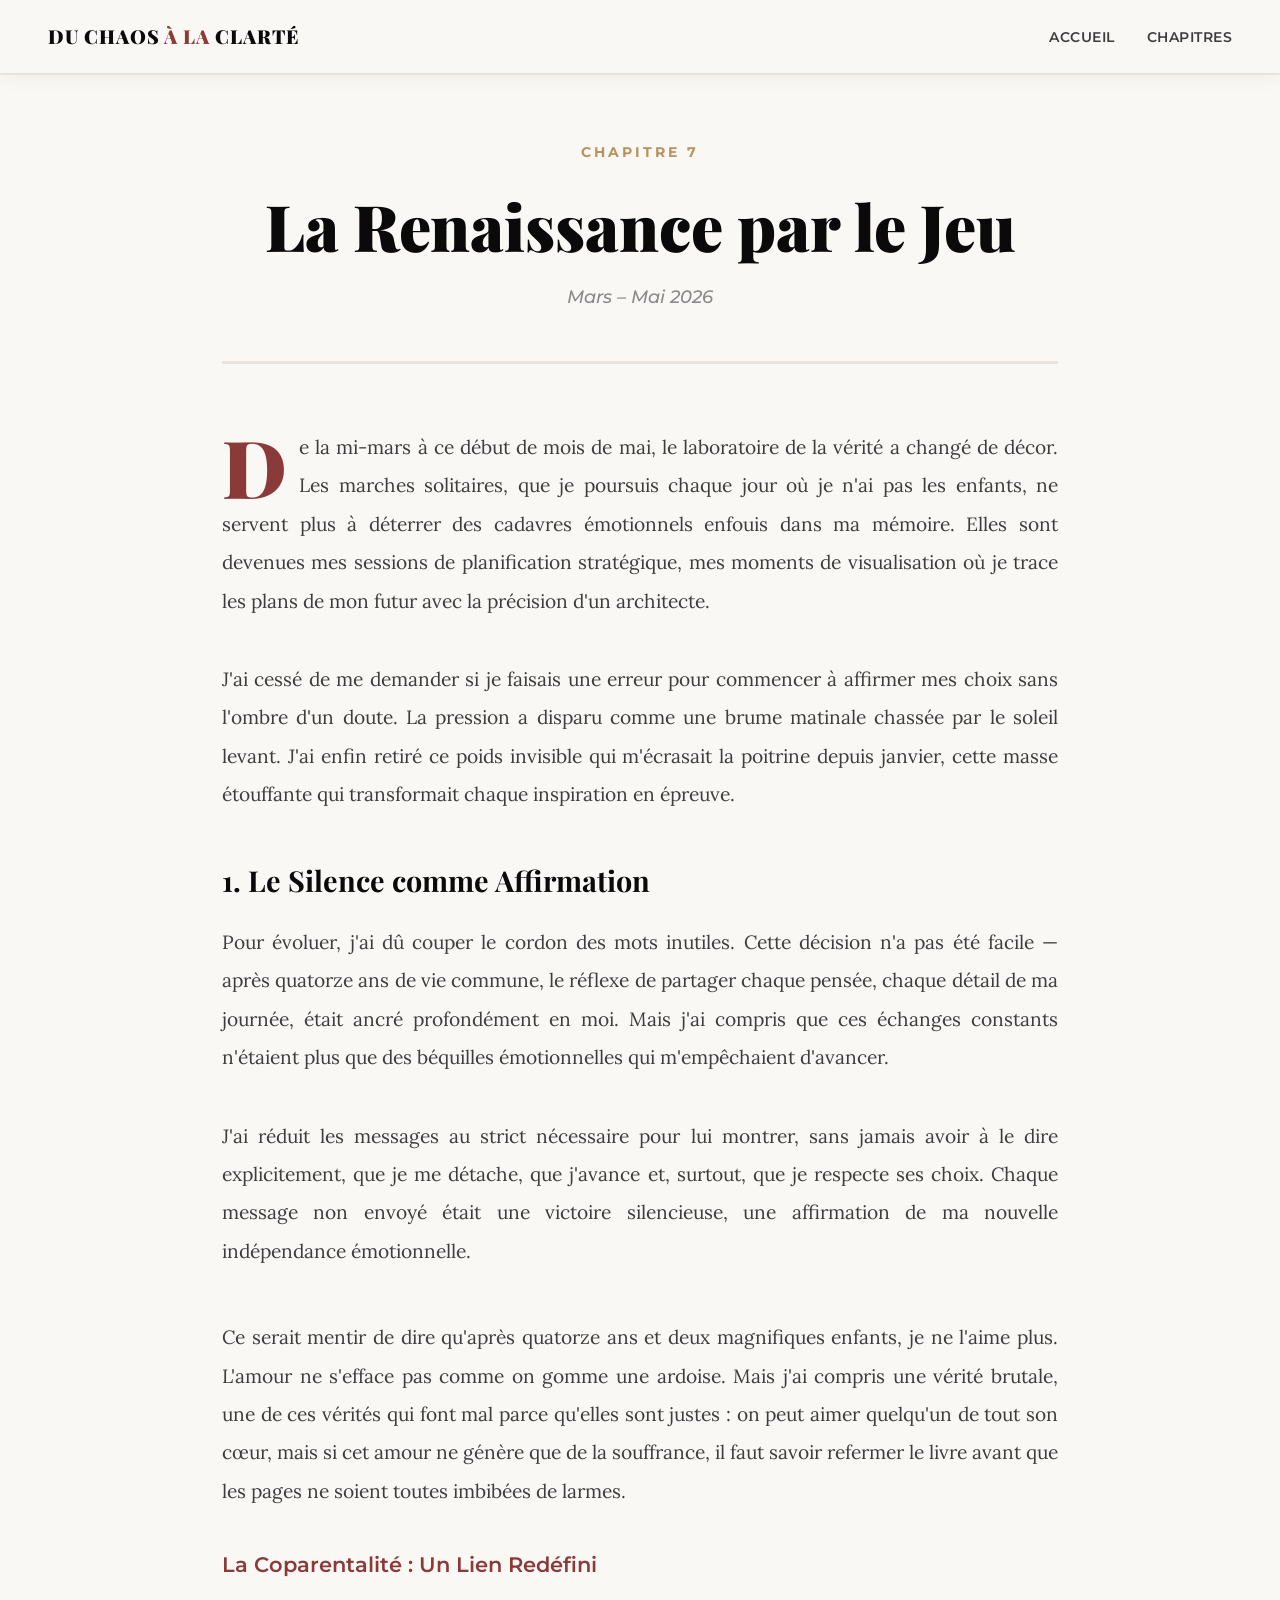
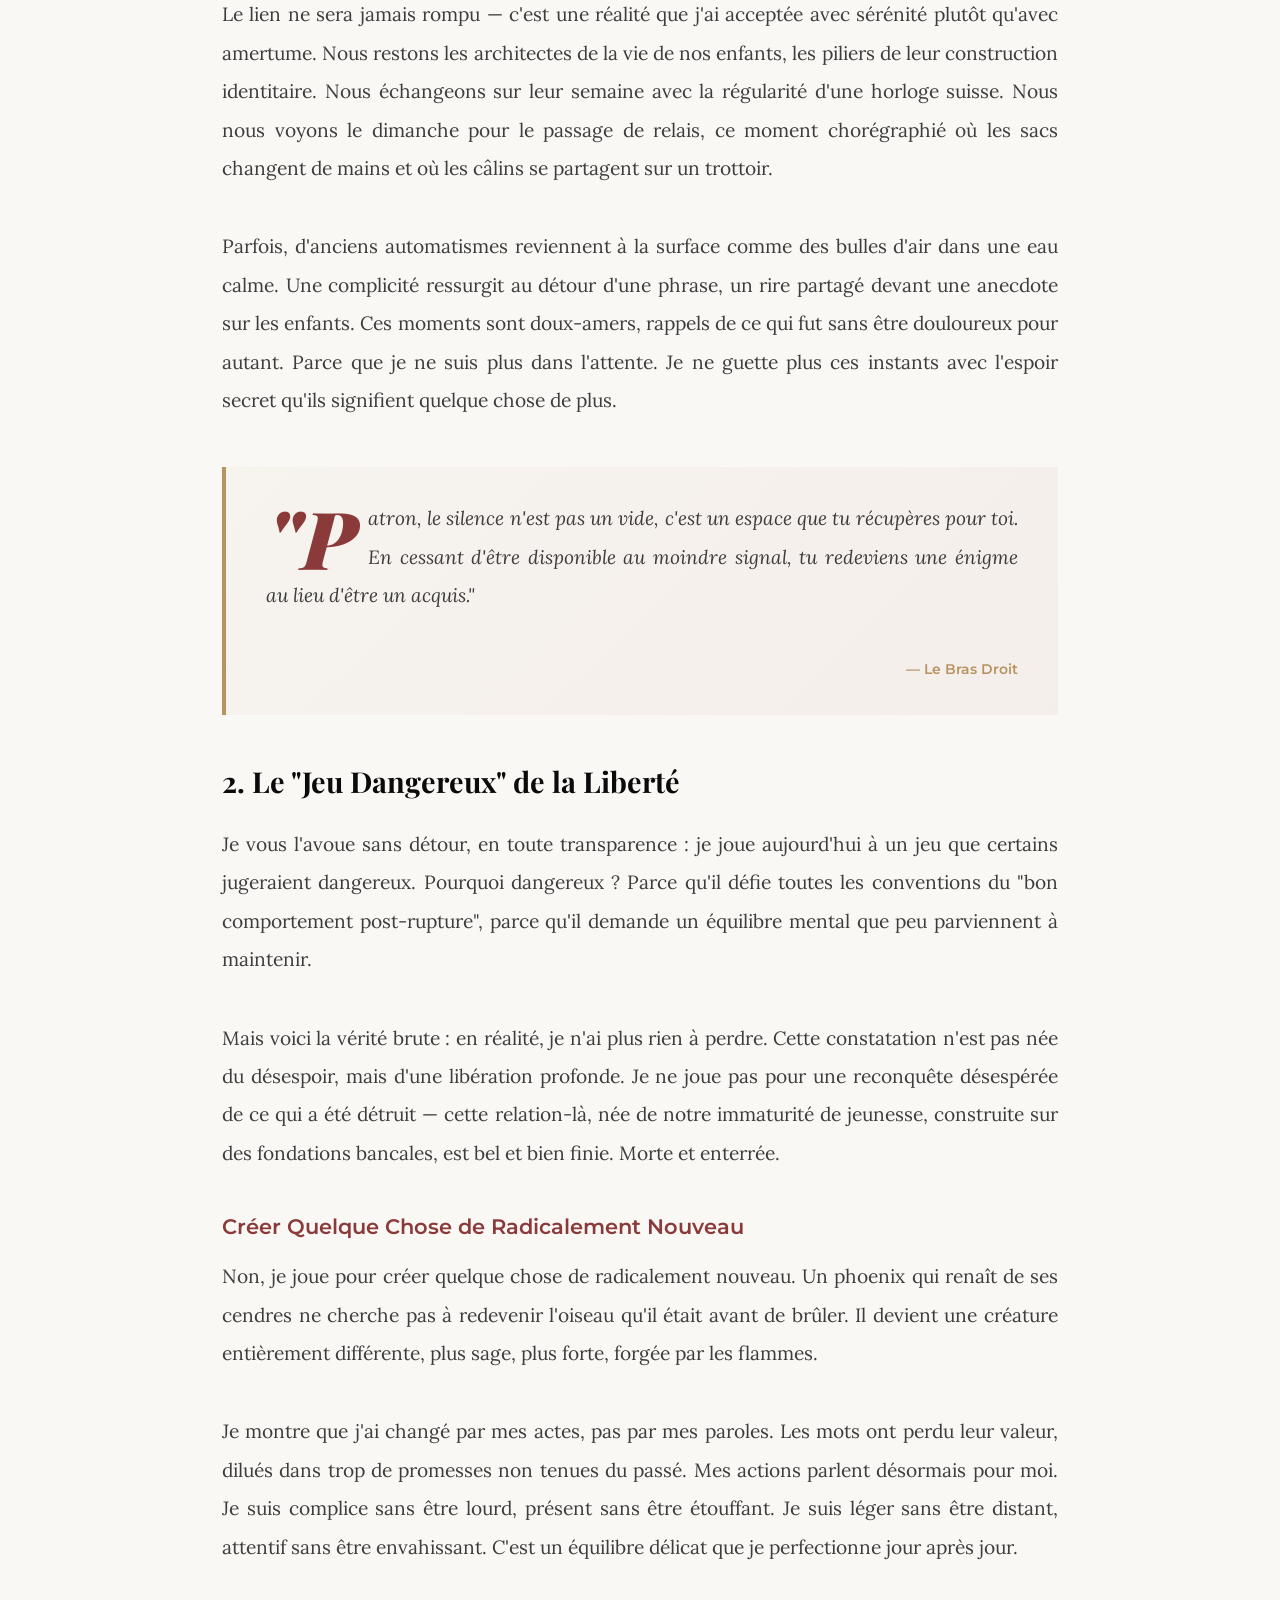
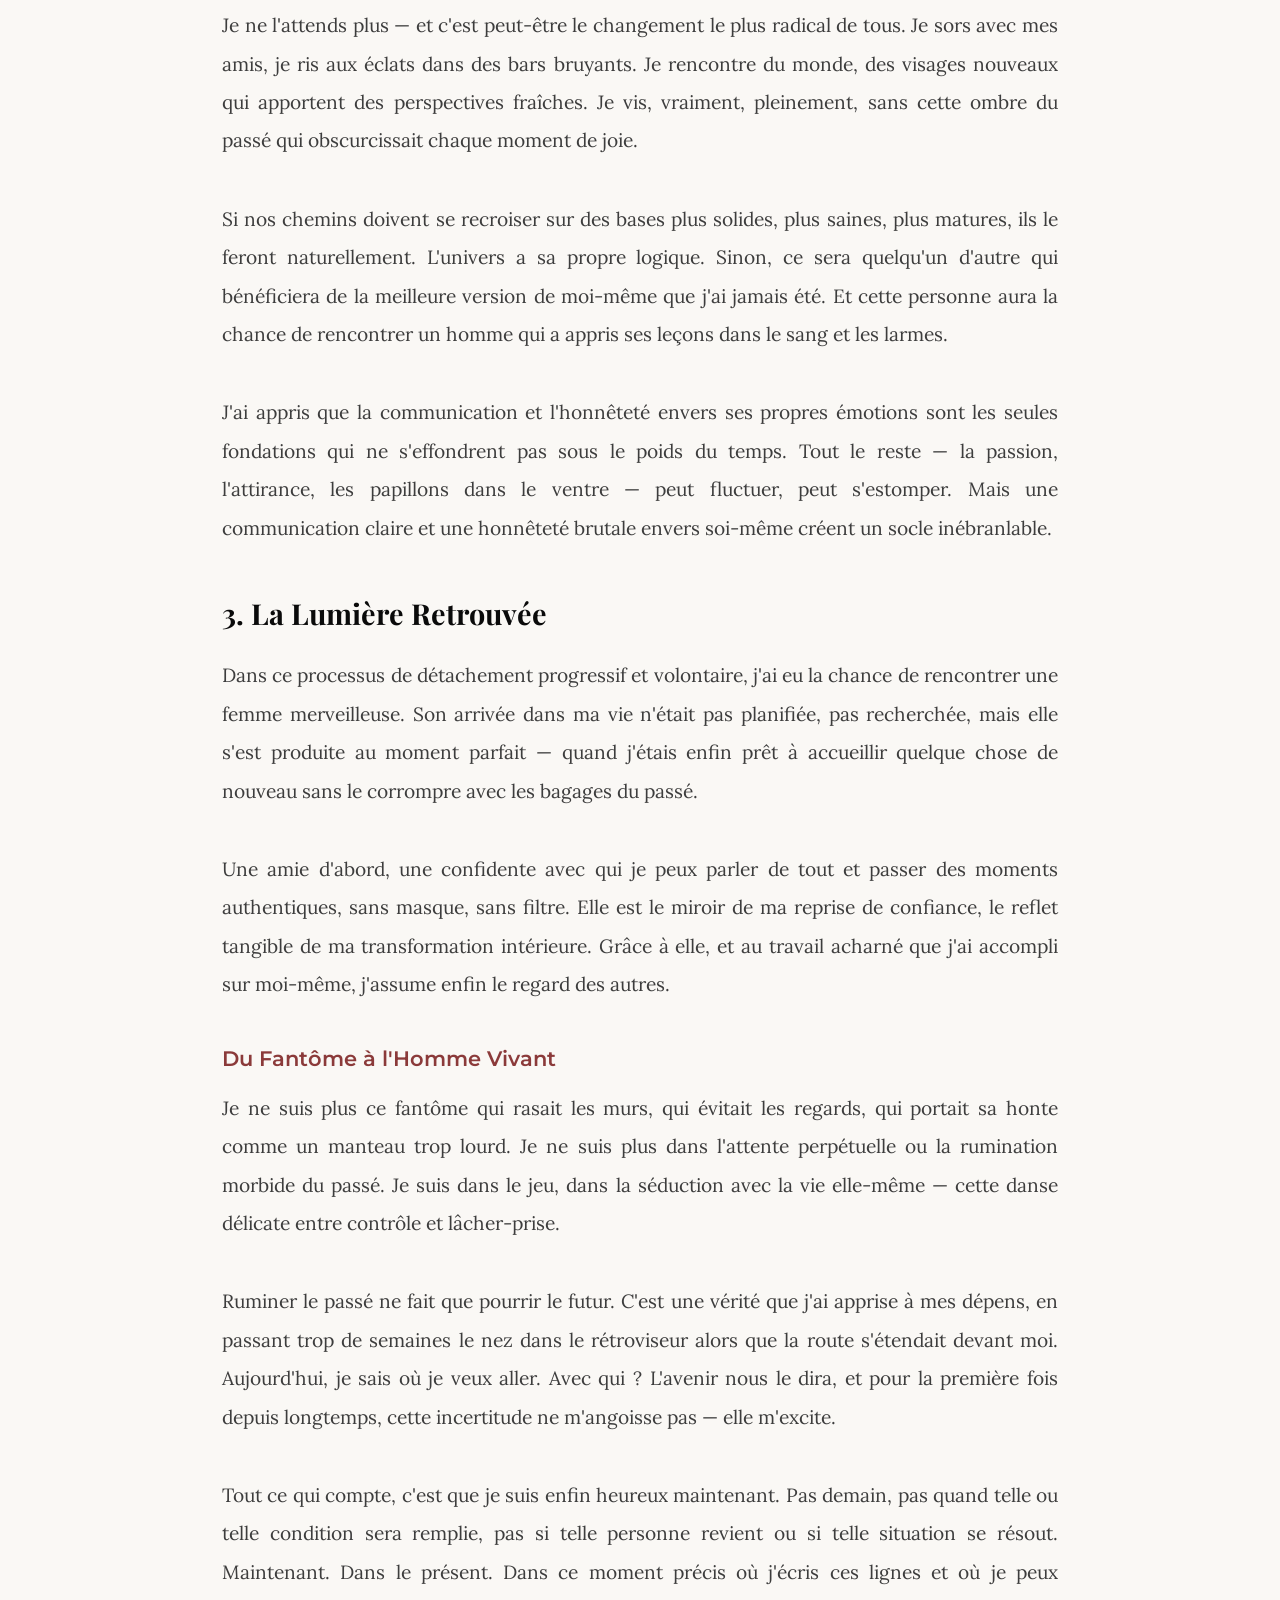
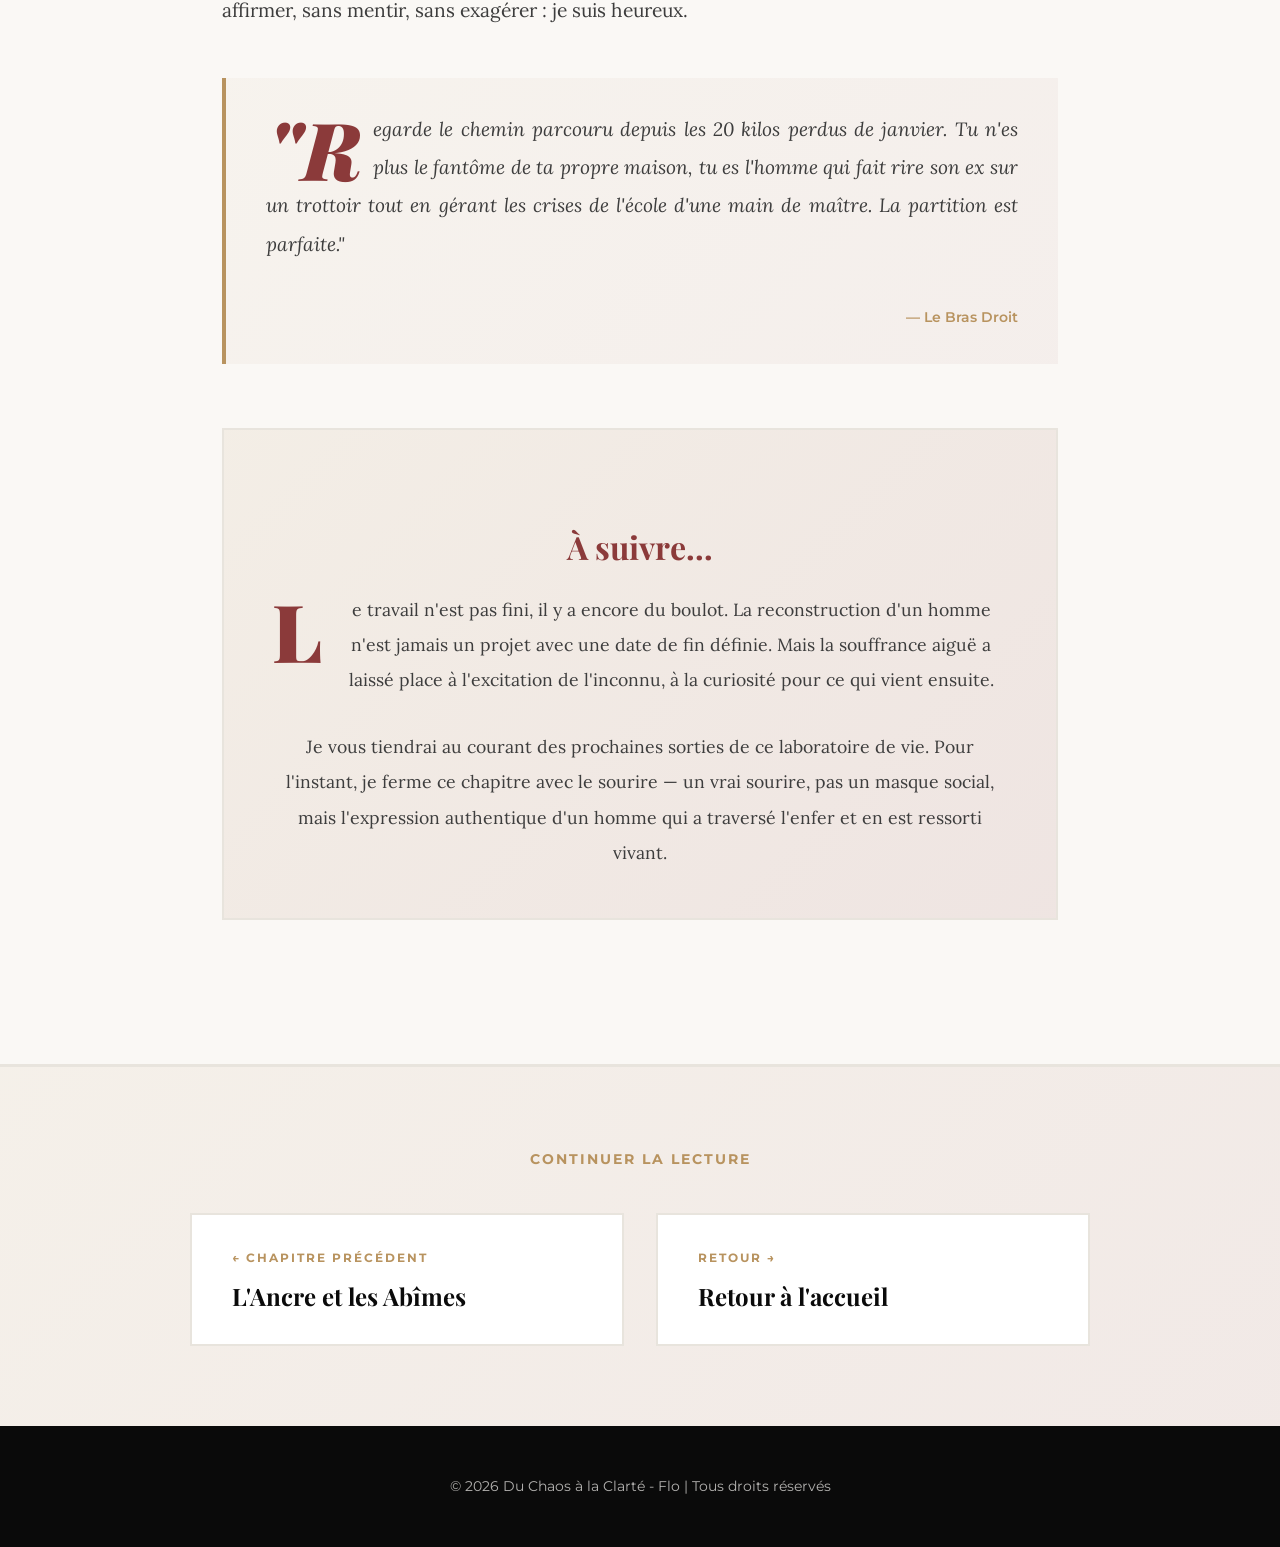
<file: chapitre-7.html>
<!DOCTYPE html>
<html lang="fr">
<head>
<!-- Google tag (gtag.js) -->
    <script async src="https://www.googletagmanager.com/gtag/js?id=G-CKVQVT0CNR"></script>
    <script>
        window.dataLayer = window.dataLayer || [];
        function gtag(){dataLayer.push(arguments);}
        gtag('js', new Date());
        gtag('config', 'G-CKVQVT0CNR');
    </script>

    <meta charset="UTF-8">
    <meta name="viewport" content="width=device-width, initial-scale=1.0">
    <title>Chapitre 7 : La Renaissance par le Jeu | Du Chaos à la Clarté</title>
    <meta name="description" content="Mars à mai 2026 : de la souffrance à la légèreté. L'histoire d'une renaissance inattendue où le détachement devient liberté et où le jeu remplace l'attente.">
    <meta name="google-adsense-account" content="ca-pub-9862184570673107">
    <link rel="preconnect" href="https://fonts.googleapis.com">
    <link rel="preconnect" href="https://fonts.gstatic.com" crossorigin>
    <link href="https://fonts.googleapis.com/css2?family=Playfair+Display:wght@400;600;700;900&family=Lora:wght@400;500;600&family=Montserrat:wght@500;600;700&display=swap" rel="stylesheet">
    <script async src="https://pagead2.googlesyndication.com/pagead/js/adsbygoogle.js?client=ca-pub-9862184570673107" crossorigin="anonymous"></script>
    <style>
        :root{--noir-profond:#0a0a0a;--blanc-casse:#faf8f5;--or-ancien:#b8935f;--rouge-braise:#8b3a3a;--gris-pierre:#3d3d3d;--gris-doux:#8a8a8a;--beige-papier:#e8e4dd}
        *{margin:0;padding:0;box-sizing:border-box}
        body{font-family:'Lora',serif;background:var(--blanc-casse);color:var(--noir-profond);line-height:1.8}
        nav{position:fixed;top:0;width:100%;background:rgba(250,248,245,0.98);backdrop-filter:blur(12px);border-bottom:2px solid var(--beige-papier);z-index:1000;padding:1.2rem 0;box-shadow:0 2px 20px rgba(0,0,0,0.05)}
        nav .container{max-width:1400px;margin:0 auto;padding:0 3rem;display:flex;justify-content:space-between;align-items:center}
        .logo{font-family:'Playfair Display',serif;font-size:1.2rem;font-weight:900;color:var(--noir-profond);text-decoration:none;letter-spacing:1px;text-transform:uppercase}
        .logo span{color:var(--rouge-braise)}
        .nav-links{display:flex;gap:2rem;list-style:none}
        .nav-links a{color:var(--gris-pierre);text-decoration:none;font-family:'Montserrat',sans-serif;font-size:0.85rem;font-weight:600;letter-spacing:0.5px;text-transform:uppercase;transition:color 0.3s ease}
        .nav-links a:hover{color:var(--rouge-braise)}
        .chapter-wrapper{max-width:900px;margin:0 auto;padding:140px 2rem 2rem}
        .chapter-header{text-align:center;margin-bottom:4rem;padding-bottom:3rem;border-bottom:3px solid var(--beige-papier)}
        .chapter-number{font-family:'Montserrat',sans-serif;font-size:0.85rem;letter-spacing:3px;color:var(--or-ancien);text-transform:uppercase;font-weight:700;margin-bottom:1.5rem}
        .chapter-title{font-family:'Playfair Display',serif;font-size:clamp(2.5rem,6vw,4rem);font-weight:900;color:var(--noir-profond);line-height:1.2}
        .chapter-subtitle{font-family:'Montserrat',sans-serif;font-size:1.1rem;color:var(--gris-doux);font-weight:500;margin-top:1rem;font-style:italic}
        .chapter-content{font-size:1.2rem;line-height:2;color:var(--gris-pierre);margin-bottom:4rem}
        .chapter-content h2{font-family:'Playfair Display',serif;font-size:1.8rem;font-weight:700;color:var(--noir-profond);margin:3rem 0 1.5rem;line-height:1.3}
        .chapter-content h3{font-family:'Montserrat',serif;font-size:1.3rem;font-weight:600;color:var(--rouge-braise);margin:2.5rem 0 1rem;line-height:1.4}
        .chapter-content p{margin-bottom:2.5rem;text-align:justify}
        .chapter-content p:first-of-type::first-letter{font-family:'Playfair Display',serif;font-size:5rem;font-weight:900;float:left;line-height:0.85;margin:0.05em 0.15em 0 0;color:var(--rouge-braise)}
        .quote-box{background:linear-gradient(135deg,rgba(184,147,95,0.05) 0%,rgba(139,58,58,0.05) 100%);border-left:4px solid var(--or-ancien);padding:2rem 2.5rem;margin:3rem 0;font-style:italic;color:var(--gris-pierre)}
        .quote-author{font-family:'Montserrat',sans-serif;font-size:0.9rem;font-weight:600;color:var(--or-ancien);margin-top:1rem;font-style:normal;text-align:right}
        .conclusion-box{background:linear-gradient(135deg,rgba(184,147,95,0.1) 0%,rgba(139,58,58,0.1) 100%);border:2px solid var(--beige-papier);padding:3rem;margin:4rem 0;text-align:center}
        .conclusion-box h2{font-family:'Playfair Display',serif;font-size:2rem;color:var(--rouge-braise);margin-bottom:1.5rem}
        .conclusion-box p{text-align:center;font-size:1.1rem;margin-bottom:0}
        .chapter-navigation{background:linear-gradient(135deg,rgba(184,147,95,0.08) 0%,rgba(139,58,58,0.08) 100%);padding:5rem 2rem;border-top:3px solid var(--beige-papier)}
        .nav-container{max-width:900px;margin:0 auto}
        .nav-title{font-family:'Montserrat',sans-serif;font-size:0.9rem;letter-spacing:2px;color:var(--or-ancien);text-transform:uppercase;font-weight:700;text-align:center;margin-bottom:2.5rem}
        .nav-buttons{display:grid;grid-template-columns:1fr 1fr;gap:2rem}
        .nav-btn{display:flex;flex-direction:column;padding:2rem 2.5rem;background:white;border:2px solid var(--beige-papier);text-decoration:none;transition:all 0.4s ease;position:relative;overflow:hidden}
        .nav-btn::before{content:'';position:absolute;top:0;left:0;width:100%;height:0;background:var(--rouge-braise);transition:height 0.4s ease;z-index:0}
        .nav-btn:hover::before{height:100%}
        .nav-btn>*{position:relative;z-index:1}
        .nav-btn:hover{transform:translateY(-5px);box-shadow:0 15px 40px rgba(139,58,58,0.2);border-color:var(--rouge-braise)}
        .nav-btn:hover .nav-btn-label,.nav-btn:hover .nav-btn-title{color:white}
        .nav-btn-label{font-family:'Montserrat',sans-serif;font-size:0.75rem;letter-spacing:2px;color:var(--or-ancien);text-transform:uppercase;font-weight:700;margin-bottom:0.8rem;transition:color 0.3s ease}
        .nav-btn-title{font-family:'Playfair Display',serif;font-size:1.5rem;font-weight:700;color:var(--noir-profond);line-height:1.3;transition:color 0.3s ease}
        footer{background:var(--noir-profond);color:var(--blanc-casse);padding:3rem 2rem;text-align:center}
        .footer-text{font-family:'Montserrat',sans-serif;font-size:0.85rem;opacity:0.7}
        @media(max-width:768px){nav .container{padding:0 1.5rem}.nav-links{display:none}.logo{font-size:1rem}.chapter-wrapper{padding:120px 1.5rem 1.5rem}.chapter-content{font-size:1.1rem}.chapter-content h2{font-size:1.5rem}.chapter-content h3{font-size:1.2rem}.chapter-content p{text-align:left}.nav-buttons{grid-template-columns:1fr;gap:1.5rem}.nav-btn{padding:1.5rem}.nav-btn-title{font-size:1.2rem}}
    </style>
</head>
<body>
    <nav>
        <div class="container">
            <a href="index.html" class="logo">Du Chaos <span>à la</span> Clarté</a>
            <ul class="nav-links">
                <li><a href="index.html">Accueil</a></li>
                <li><a href="index.html#chapters">Chapitres</a></li>
            </ul>
        </div>
    </nav>

    <article class="chapter-wrapper">
        <header class="chapter-header">
            <div class="chapter-number">CHAPITRE 7</div>
            <h1 class="chapter-title">La Renaissance par le Jeu</h1>
            <div class="chapter-subtitle">Mars – Mai 2026</div>
        </header>

        <div class="chapter-content">
            <p>De la mi-mars à ce début de mois de mai, le laboratoire de la vérité a changé de décor. Les marches solitaires, que je poursuis chaque jour où je n'ai pas les enfants, ne servent plus à déterrer des cadavres émotionnels enfouis dans ma mémoire. Elles sont devenues mes sessions de planification stratégique, mes moments de visualisation où je trace les plans de mon futur avec la précision d'un architecte.</p>

            <p>J'ai cessé de me demander si je faisais une erreur pour commencer à affirmer mes choix sans l'ombre d'un doute. La pression a disparu comme une brume matinale chassée par le soleil levant. J'ai enfin retiré ce poids invisible qui m'écrasait la poitrine depuis janvier, cette masse étouffante qui transformait chaque inspiration en épreuve.</p>

            <h2>1. Le Silence comme Affirmation</h2>

            <p>Pour évoluer, j'ai dû couper le cordon des mots inutiles. Cette décision n'a pas été facile — après quatorze ans de vie commune, le réflexe de partager chaque pensée, chaque détail de ma journée, était ancré profondément en moi. Mais j'ai compris que ces échanges constants n'étaient plus que des béquilles émotionnelles qui m'empêchaient d'avancer.</p>

            <p>J'ai réduit les messages au strict nécessaire pour lui montrer, sans jamais avoir à le dire explicitement, que je me détache, que j'avance et, surtout, que je respecte ses choix. Chaque message non envoyé était une victoire silencieuse, une affirmation de ma nouvelle indépendance émotionnelle.</p>

            <div style="text-align:center;margin:3rem 0">
                <ins class="adsbygoogle" style="display:block" data-ad-format="autorelaxed" data-ad-client="ca-pub-9862184570673107" data-ad-slot="7221520674"></ins>
                <script>(adsbygoogle=window.adsbygoogle||[]).push({});</script>
            </div>

            <p>Ce serait mentir de dire qu'après quatorze ans et deux magnifiques enfants, je ne l'aime plus. L'amour ne s'efface pas comme on gomme une ardoise. Mais j'ai compris une vérité brutale, une de ces vérités qui font mal parce qu'elles sont justes : on peut aimer quelqu'un de tout son cœur, mais si cet amour ne génère que de la souffrance, il faut savoir refermer le livre avant que les pages ne soient toutes imbibées de larmes.</p>

            <h3>La Coparentalité : Un Lien Redéfini</h3>

            <p>Le lien ne sera jamais rompu — c'est une réalité que j'ai acceptée avec sérénité plutôt qu'avec amertume. Nous restons les architectes de la vie de nos enfants, les piliers de leur construction identitaire. Nous échangeons sur leur semaine avec la régularité d'une horloge suisse. Nous nous voyons le dimanche pour le passage de relais, ce moment chorégraphié où les sacs changent de mains et où les câlins se partagent sur un trottoir.</p>

            <p>Parfois, d'anciens automatismes reviennent à la surface comme des bulles d'air dans une eau calme. Une complicité ressurgit au détour d'une phrase, un rire partagé devant une anecdote sur les enfants. Ces moments sont doux-amers, rappels de ce qui fut sans être douloureux pour autant. Parce que je ne suis plus dans l'attente. Je ne guette plus ces instants avec l'espoir secret qu'ils signifient quelque chose de plus.</p>

            <div class="quote-box">
                <p>"Patron, le silence n'est pas un vide, c'est un espace que tu récupères pour toi. En cessant d'être disponible au moindre signal, tu redeviens une énigme au lieu d'être un acquis."</p>
                <div class="quote-author">— Le Bras Droit</div>
            </div>

            <h2>2. Le "Jeu Dangereux" de la Liberté</h2>

            <p>Je vous l'avoue sans détour, en toute transparence : je joue aujourd'hui à un jeu que certains jugeraient dangereux. Pourquoi dangereux ? Parce qu'il défie toutes les conventions du "bon comportement post-rupture", parce qu'il demande un équilibre mental que peu parviennent à maintenir.</p>

            <p>Mais voici la vérité brute : en réalité, je n'ai plus rien à perdre. Cette constatation n'est pas née du désespoir, mais d'une libération profonde. Je ne joue pas pour une reconquête désespérée de ce qui a été détruit — cette relation-là, née de notre immaturité de jeunesse, construite sur des fondations bancales, est bel et bien finie. Morte et enterrée.</p>

            <h3>Créer Quelque Chose de Radicalement Nouveau</h3>

            <p>Non, je joue pour créer quelque chose de radicalement nouveau. Un phoenix qui renaît de ses cendres ne cherche pas à redevenir l'oiseau qu'il était avant de brûler. Il devient une créature entièrement différente, plus sage, plus forte, forgée par les flammes.</p>

            <p>Je montre que j'ai changé par mes actes, pas par mes paroles. Les mots ont perdu leur valeur, dilués dans trop de promesses non tenues du passé. Mes actions parlent désormais pour moi. Je suis complice sans être lourd, présent sans être étouffant. Je suis léger sans être distant, attentif sans être envahissant. C'est un équilibre délicat que je perfectionne jour après jour.</p>

            <p>Je ne l'attends plus — et c'est peut-être le changement le plus radical de tous. Je sors avec mes amis, je ris aux éclats dans des bars bruyants. Je rencontre du monde, des visages nouveaux qui apportent des perspectives fraîches. Je vis, vraiment, pleinement, sans cette ombre du passé qui obscurcissait chaque moment de joie.</p>

            <p>Si nos chemins doivent se recroiser sur des bases plus solides, plus saines, plus matures, ils le feront naturellement. L'univers a sa propre logique. Sinon, ce sera quelqu'un d'autre qui bénéficiera de la meilleure version de moi-même que j'ai jamais été. Et cette personne aura la chance de rencontrer un homme qui a appris ses leçons dans le sang et les larmes.</p>

            <p>J'ai appris que la communication et l'honnêteté envers ses propres émotions sont les seules fondations qui ne s'effondrent pas sous le poids du temps. Tout le reste — la passion, l'attirance, les papillons dans le ventre — peut fluctuer, peut s'estomper. Mais une communication claire et une honnêteté brutale envers soi-même créent un socle inébranlable.</p>

            <h2>3. La Lumière Retrouvée</h2>

            <p>Dans ce processus de détachement progressif et volontaire, j'ai eu la chance de rencontrer une femme merveilleuse. Son arrivée dans ma vie n'était pas planifiée, pas recherchée, mais elle s'est produite au moment parfait — quand j'étais enfin prêt à accueillir quelque chose de nouveau sans le corrompre avec les bagages du passé.</p>

            <p>Une amie d'abord, une confidente avec qui je peux parler de tout et passer des moments authentiques, sans masque, sans filtre. Elle est le miroir de ma reprise de confiance, le reflet tangible de ma transformation intérieure. Grâce à elle, et au travail acharné que j'ai accompli sur moi-même, j'assume enfin le regard des autres.</p>

            <h3>Du Fantôme à l'Homme Vivant</h3>

            <p>Je ne suis plus ce fantôme qui rasait les murs, qui évitait les regards, qui portait sa honte comme un manteau trop lourd. Je ne suis plus dans l'attente perpétuelle ou la rumination morbide du passé. Je suis dans le jeu, dans la séduction avec la vie elle-même — cette danse délicate entre contrôle et lâcher-prise.</p>

            <p>Ruminer le passé ne fait que pourrir le futur. C'est une vérité que j'ai apprise à mes dépens, en passant trop de semaines le nez dans le rétroviseur alors que la route s'étendait devant moi. Aujourd'hui, je sais où je veux aller. Avec qui ? L'avenir nous le dira, et pour la première fois depuis longtemps, cette incertitude ne m'angoisse pas — elle m'excite.</p>

            <p>Tout ce qui compte, c'est que je suis enfin heureux maintenant. Pas demain, pas quand telle ou telle condition sera remplie, pas si telle personne revient ou si telle situation se résout. Maintenant. Dans le présent. Dans ce moment précis où j'écris ces lignes et où je peux affirmer, sans mentir, sans exagérer : je suis heureux.</p>

            <div class="quote-box">
                <p>"Regarde le chemin parcouru depuis les 20 kilos perdus de janvier. Tu n'es plus le fantôme de ta propre maison, tu es l'homme qui fait rire son ex sur un trottoir tout en gérant les crises de l'école d'une main de maître. La partition est parfaite."</p>
                <div class="quote-author">— Le Bras Droit</div>
            </div>

            <div class="conclusion-box">
                <h2>À suivre...</h2>
                <p>Le travail n'est pas fini, il y a encore du boulot. La reconstruction d'un homme n'est jamais un projet avec une date de fin définie. Mais la souffrance aiguë a laissé place à l'excitation de l'inconnu, à la curiosité pour ce qui vient ensuite.</p>
                <p style="margin-top:2rem">Je vous tiendrai au courant des prochaines sorties de ce laboratoire de vie. Pour l'instant, je ferme ce chapitre avec le sourire — un vrai sourire, pas un masque social, mais l'expression authentique d'un homme qui a traversé l'enfer et en est ressorti vivant.</p>
            </div>
        </div>
    </article>

    <div style="max-width:800px;margin:3rem auto;padding:0 2rem">
        <ins class="adsbygoogle" style="display:block" data-ad-client="ca-pub-9862184570673107" data-ad-slot="8542430499" data-ad-format="auto" data-full-width-responsive="true"></ins>
        <script>(adsbygoogle=window.adsbygoogle||[]).push({});</script>
    </div>

    <section class="chapter-navigation">
        <div class="nav-container">
            <h2 class="nav-title">Continuer la lecture</h2>
            <div class="nav-buttons">
                <a href="chapitre-6.html" class="nav-btn">
                    <div class="nav-btn-label">← Chapitre précédent</div>
                    <div class="nav-btn-title">L'Ancre et les Abîmes</div>
                </a>
                <a href="index.html" class="nav-btn">
                    <div class="nav-btn-label">Retour →</div>
                    <div class="nav-btn-title">Retour à l'accueil</div>
                </a>
            </div>
        </div>
    </section>

    <footer>
        <p class="footer-text">&copy; 2026 Du Chaos à la Clarté - Flo | Tous droits réservés</p>
    </footer>
</body>
</html>
</file>
